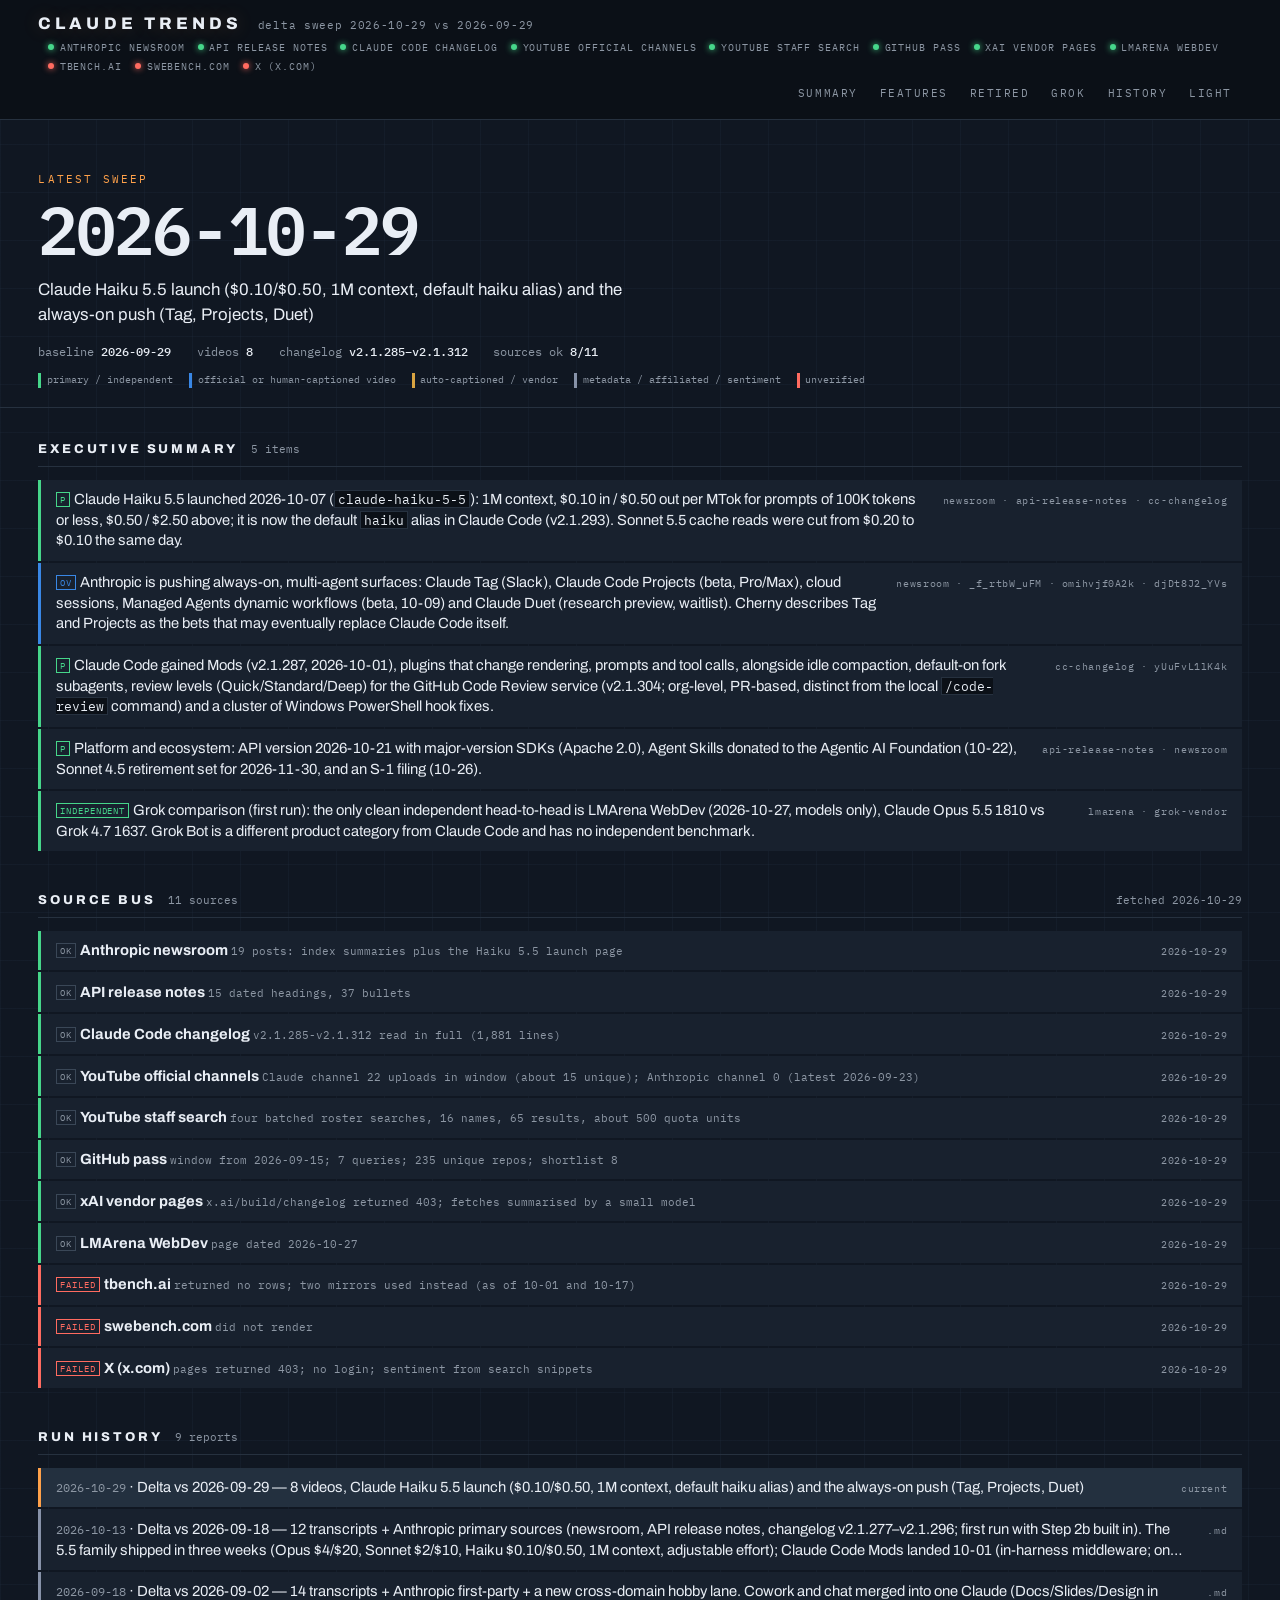
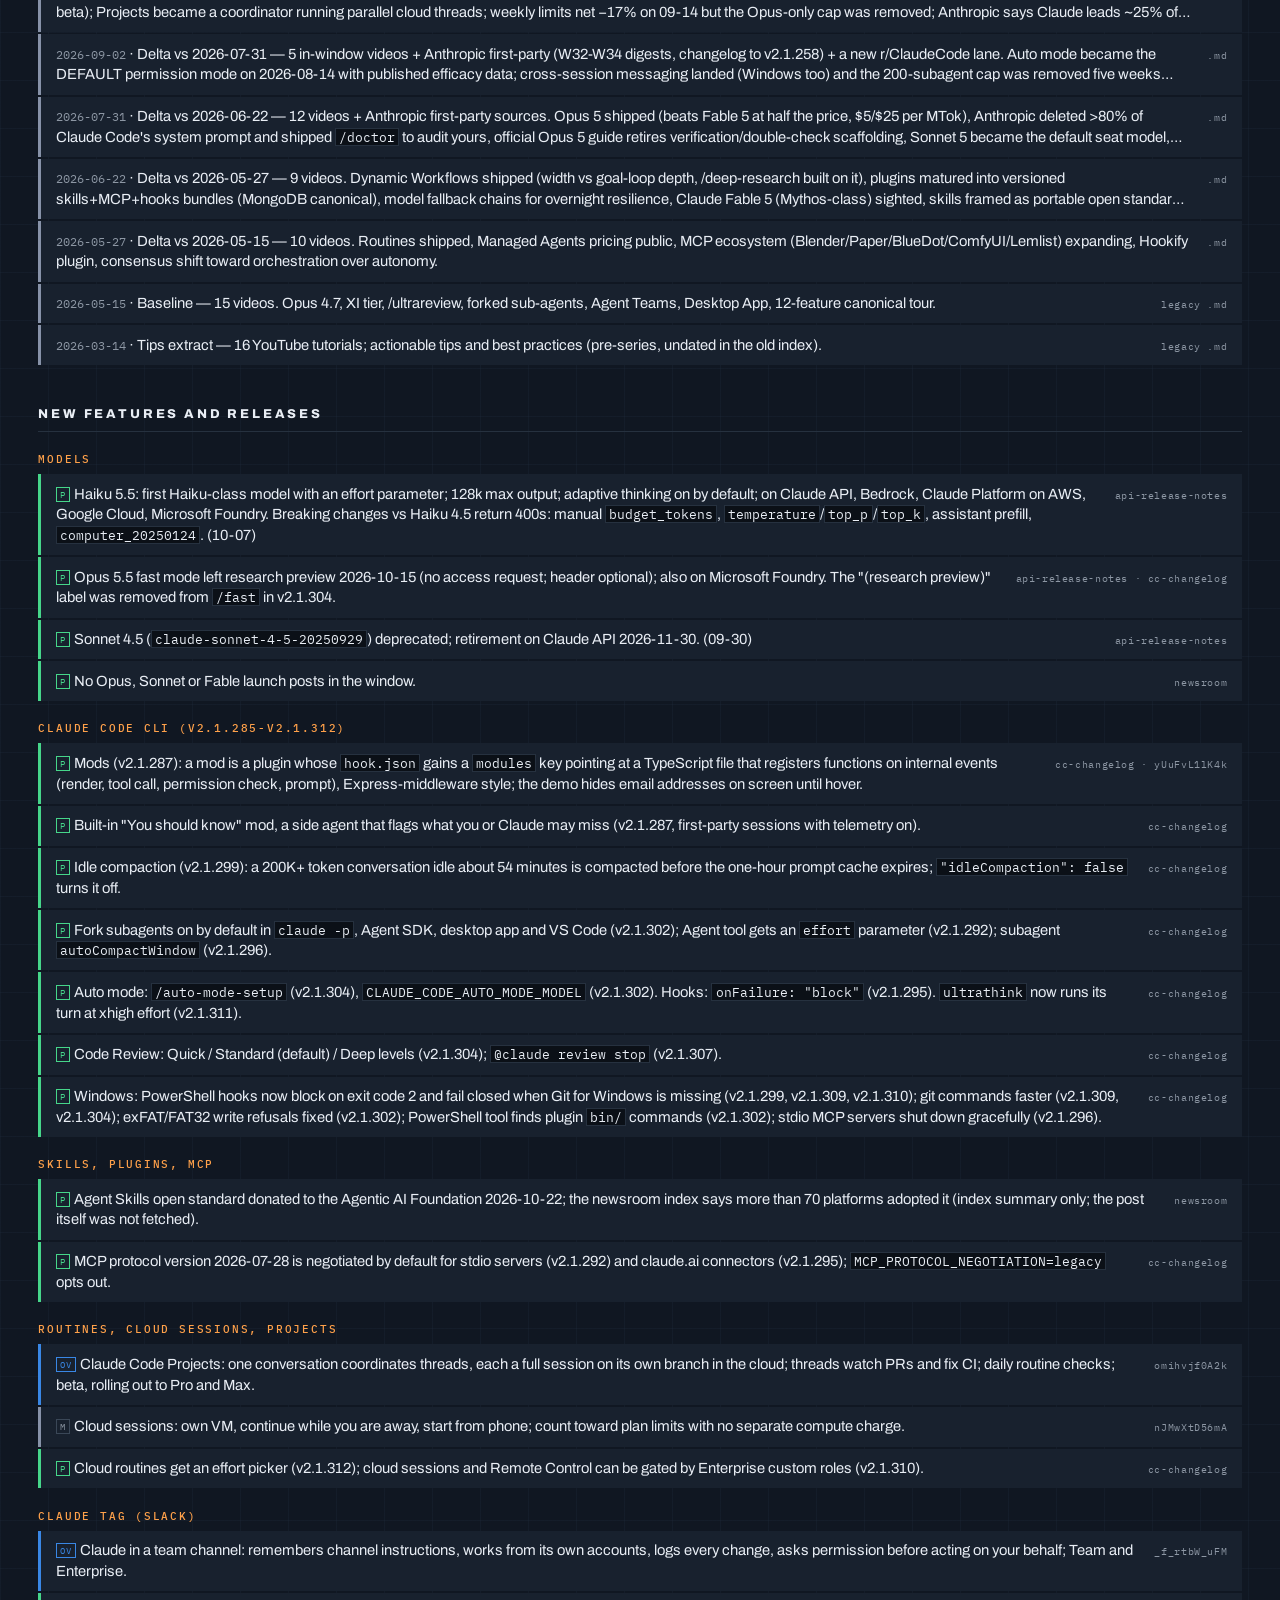
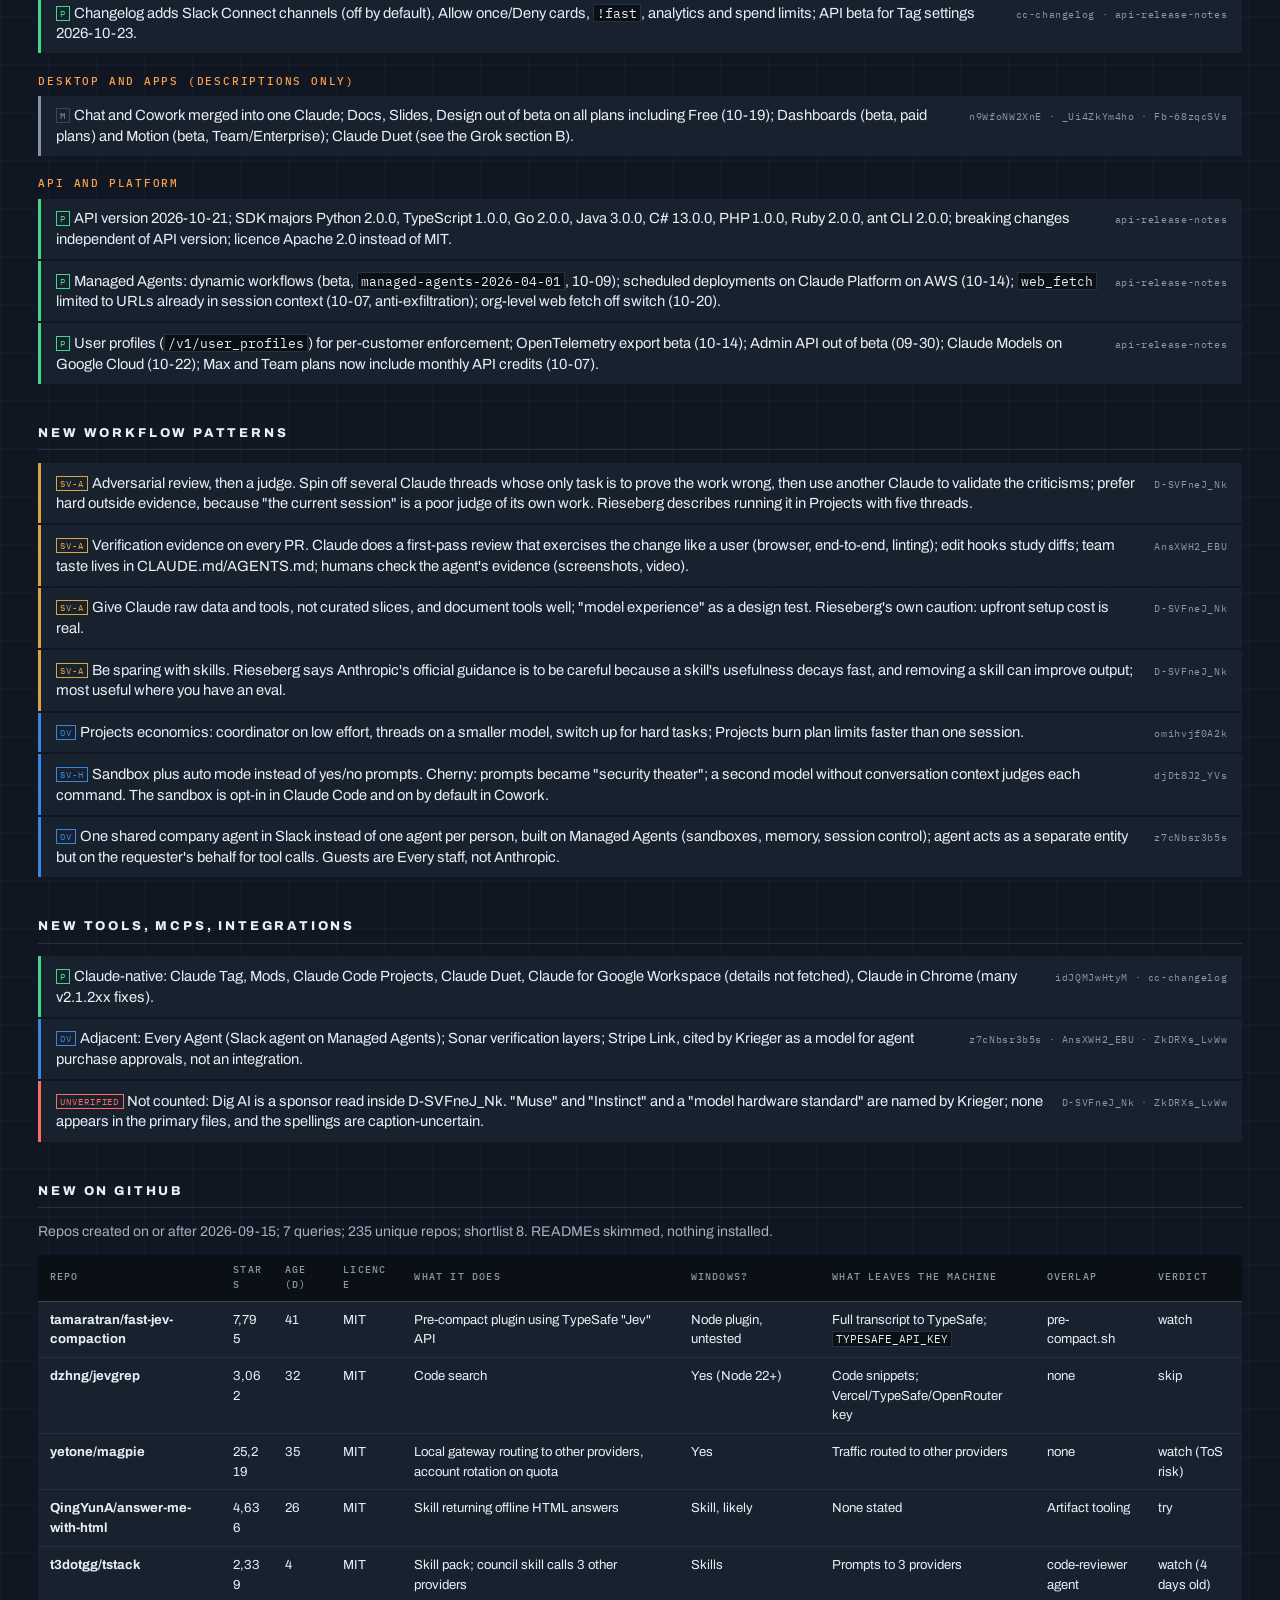
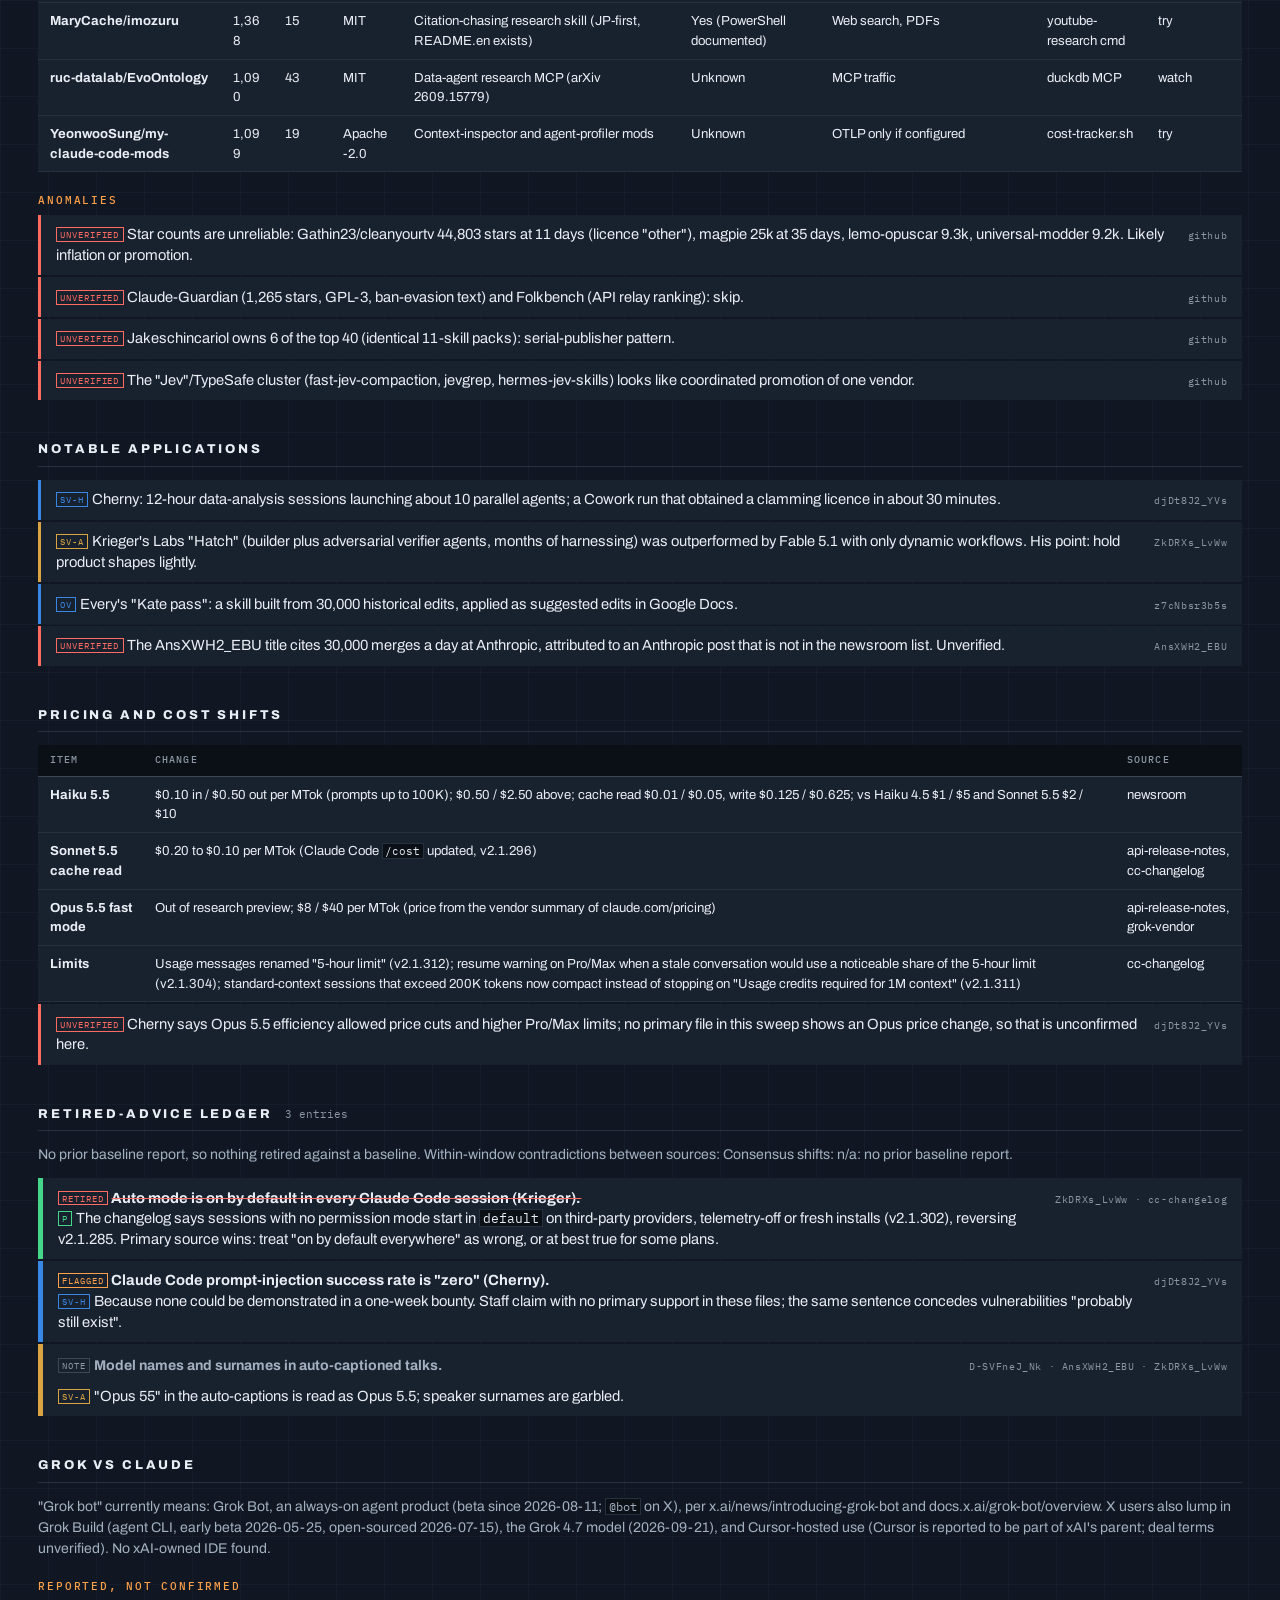
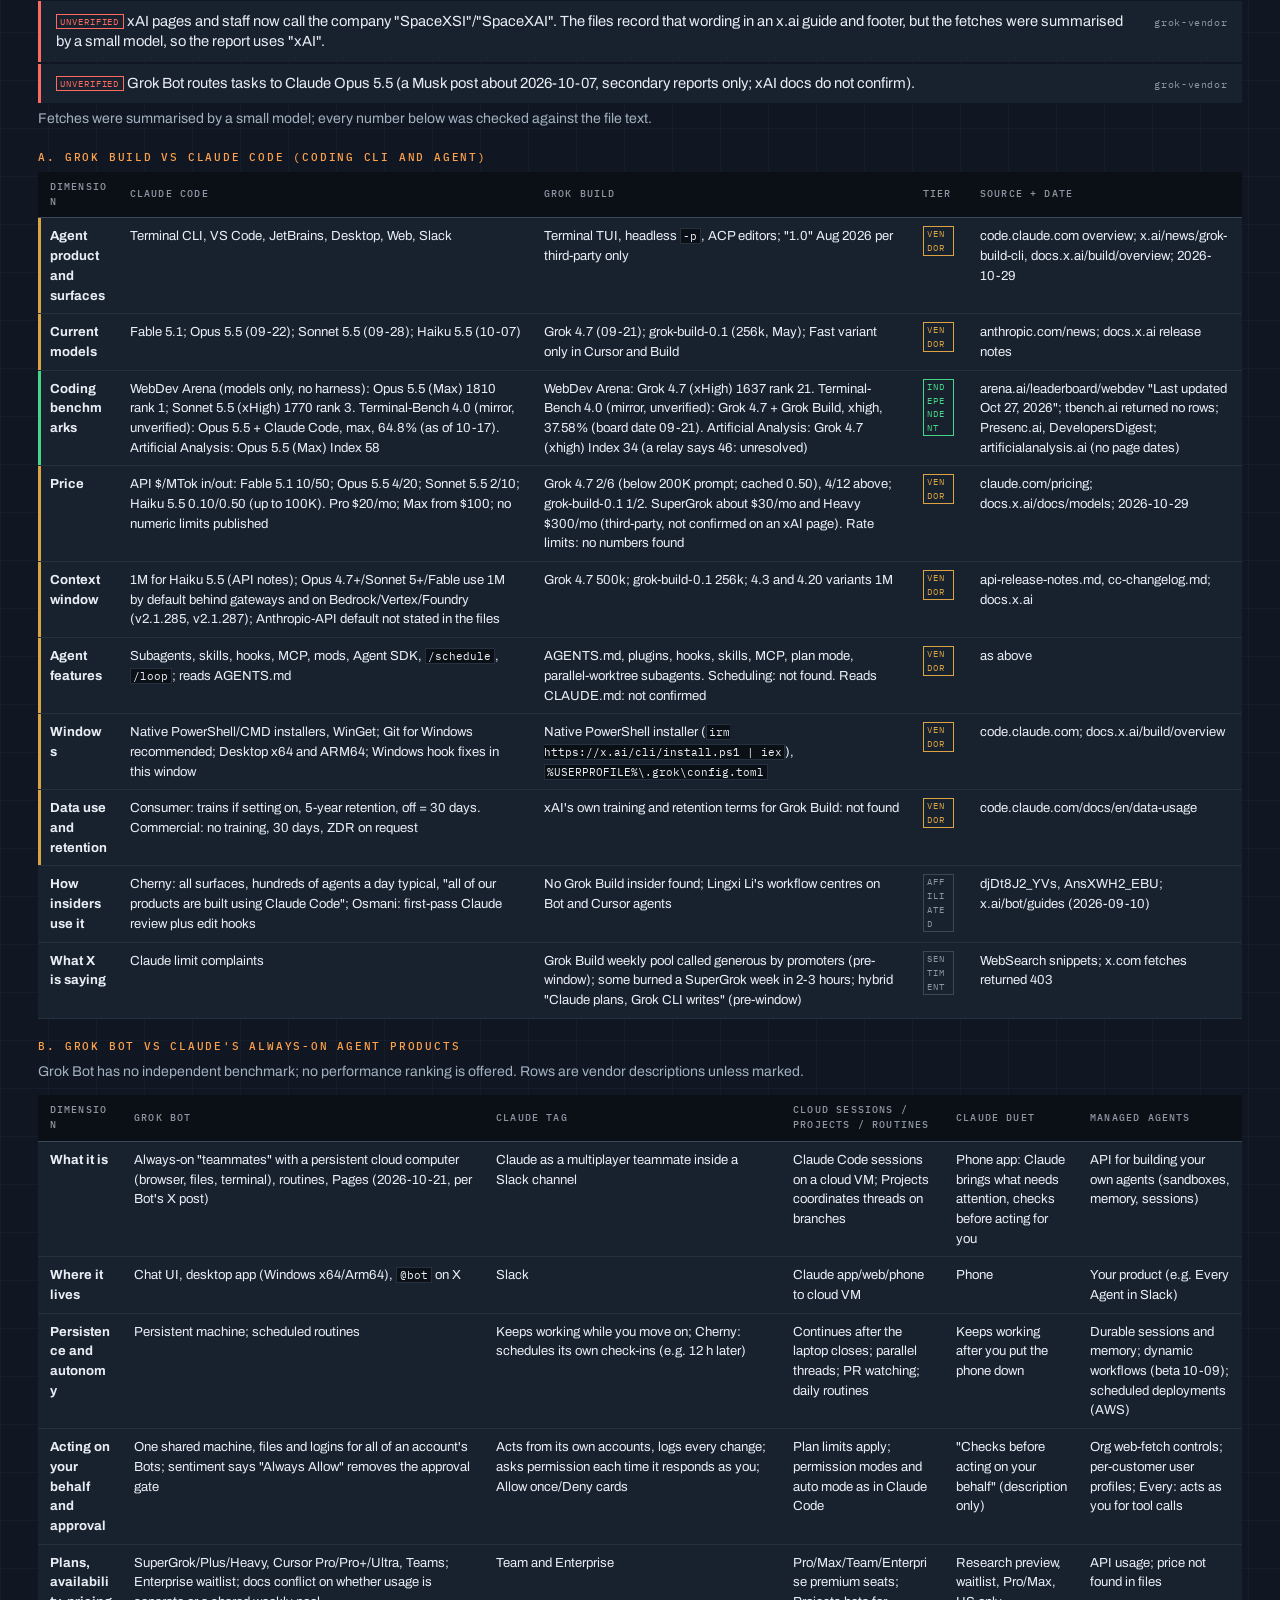
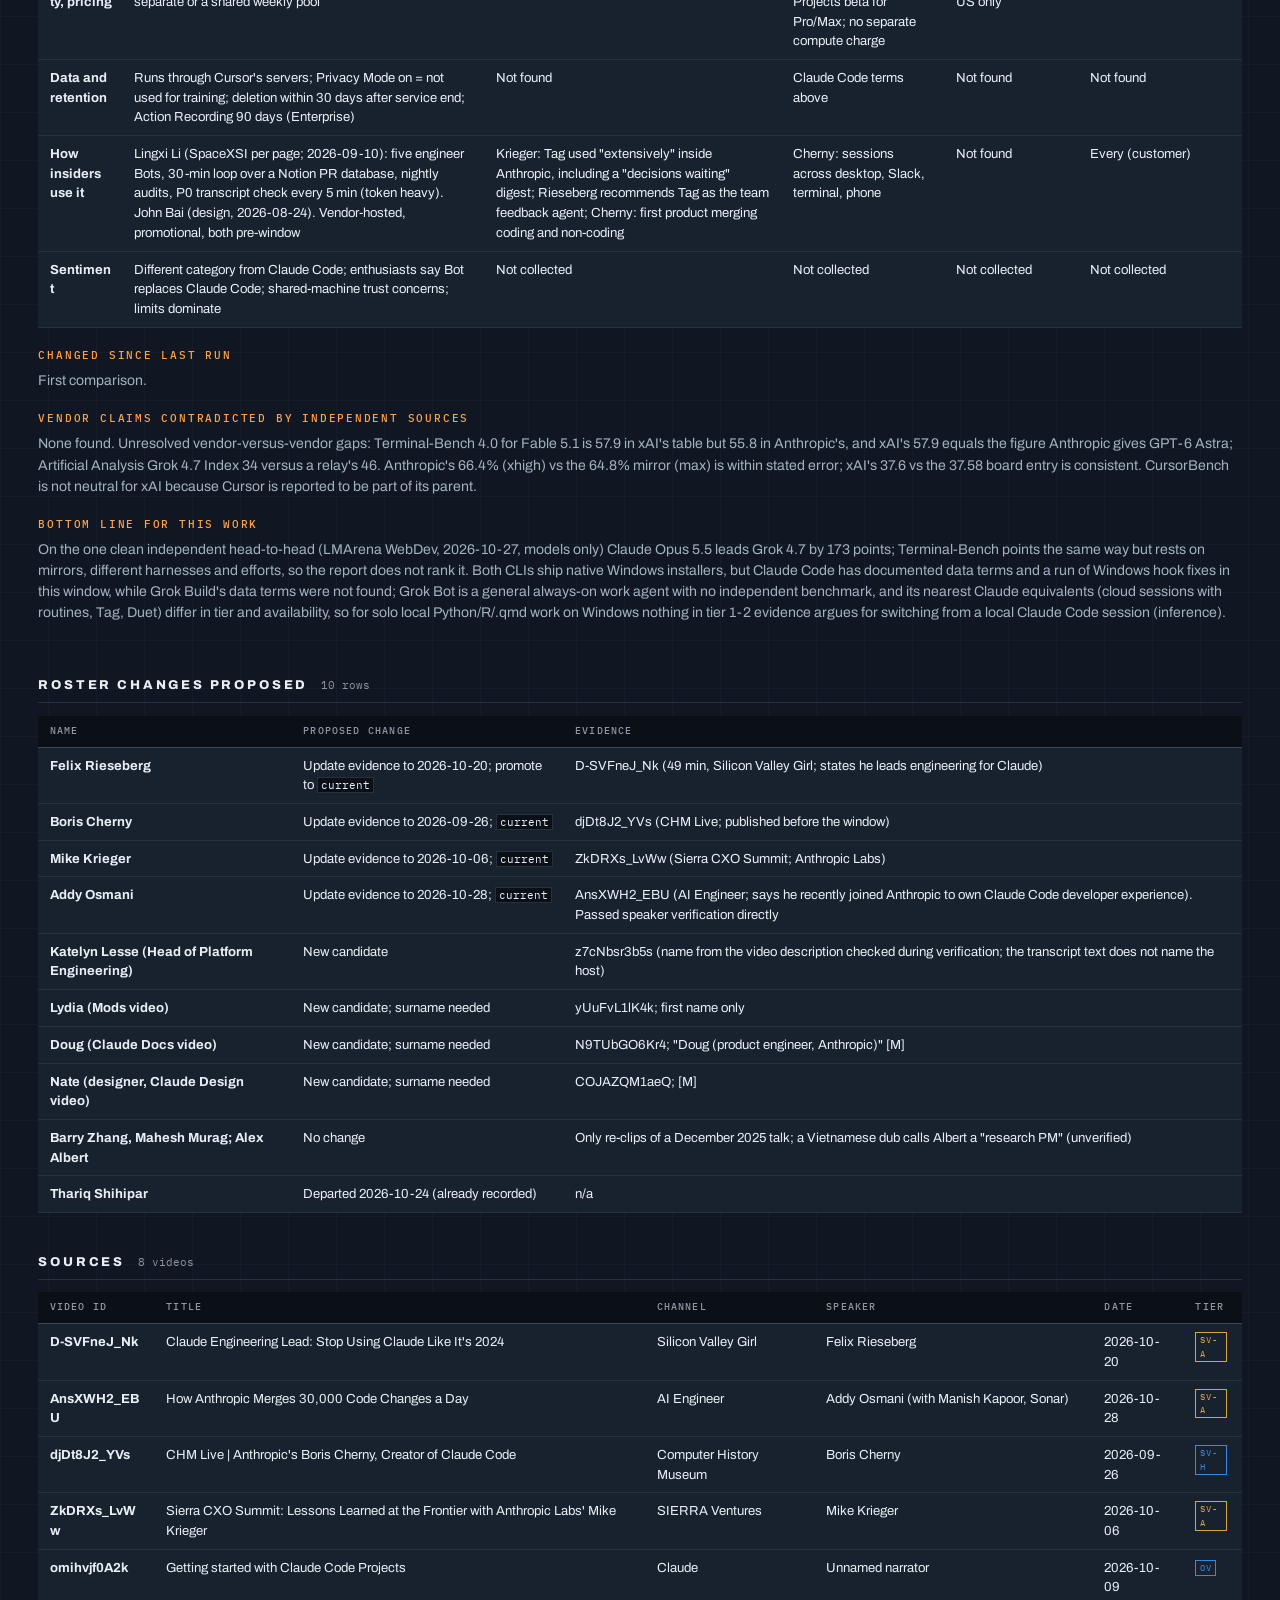
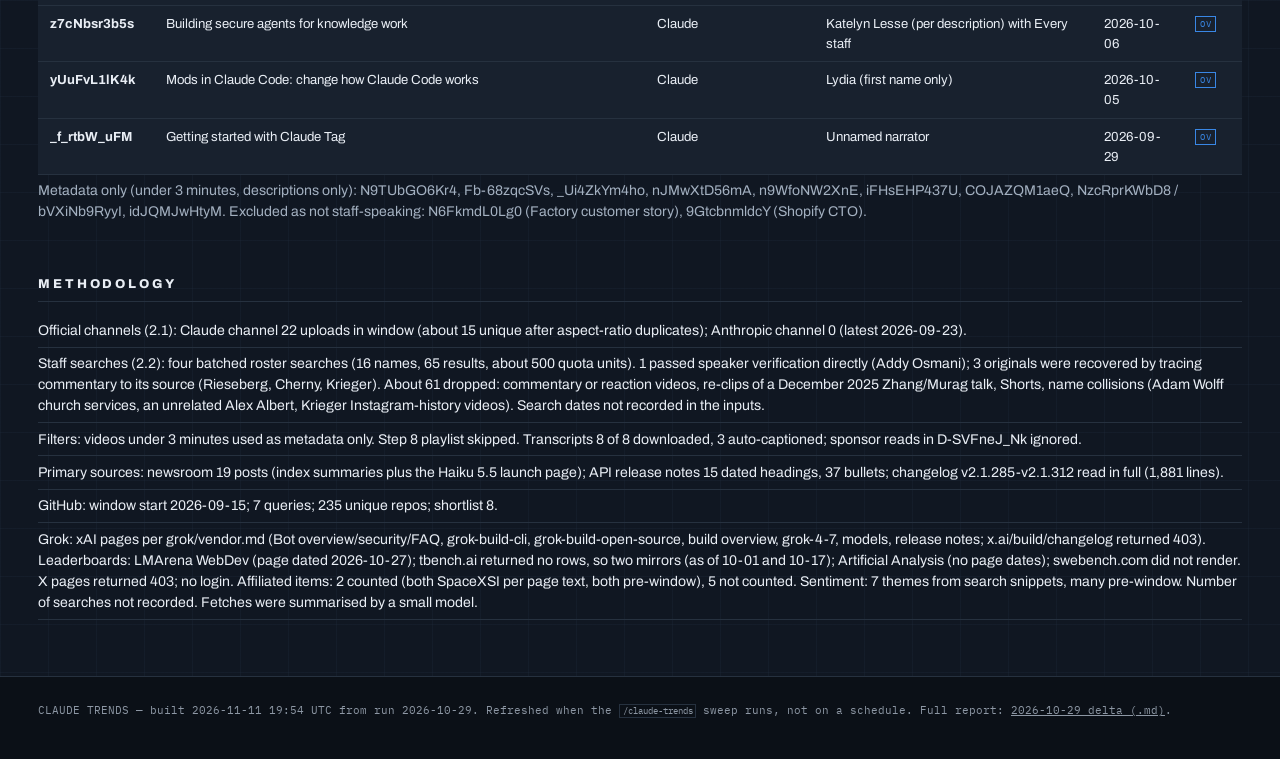
<file: docs/index.html>
<!doctype html>
<html lang="en" data-theme="dark">
<head>
<meta charset="utf-8">
<meta name="viewport" content="width=device-width, initial-scale=1">
<title>Claude Trends — TELEMETRx</title>
<meta name="description" content="What changed in how people use Claude, from Anthropic primary sources, official channels and staff talks, graded by evidence tier. Run 2026-10-29.">
<link rel="preconnect" href="https://fonts.googleapis.com">
<link rel="preconnect" href="https://fonts.gstatic.com" crossorigin>
<link href="https://fonts.googleapis.com/css2?family=Archivo:wght@400;500;700;800&family=IBM+Plex+Mono:wght@400;500&display=swap" rel="stylesheet">
<style>/* CLAUDE TRENDS — a strip rack for what changed in how Claude is used.
 *
 * Ported from HANGAR's design tokens and strip-rack styling (hangar/templates/styles.css).
 * The coloured left edge of a strip carries evidence tier, not decoration:
 *   green = Anthropic primary file or independent leaderboard
 *   blue  = official-channel or staff video with human captions
 *   gold  = auto-captioned staff talk or vendor claim
 *   grey  = metadata only, affiliated or sentiment
 *   red   = unverified
 * STATE colours (go / hold / sodium) mean something about status; they are never
 * reused as decoration.
 */

:root {
  color-scheme: dark;

  --ground: #101722;
  --rack: #0b1017;
  --strip: #18212e;
  --strip-hot: #23303f;
  --rule: #26313f;
  --rule-bright: #3a4757;

  --ink: #e9eef5;
  --ink-2: #a3b0c0;
  --ink-muted: #8d97a4;

  --sodium: #ffa14a;
  --go: #46d68a;
  --hold: #ff6b60;
  --hold-dim: #7d3129;

  --series-1: #3987e5;
  --t-optimus: #d9a441;
  --t-money: #8792a8;

  /* evidence tiers -> edge colour */
  --e-strong: var(--go);
  --e-video: var(--series-1);
  --e-soft: var(--t-optimus);
  --e-weak: var(--t-money);
  --e-bad: var(--hold);

  --display: "Archivo", "Helvetica Neue", Arial, sans-serif;
  --body: "Archivo", system-ui, -apple-system, "Segoe UI", sans-serif;
  --mono: "IBM Plex Mono", ui-monospace, SFMono-Regular, Menlo, Consolas, monospace;

  --grid: rgba(120, 160, 205, 0.045);
  --glow: rgba(255, 161, 74, 0.22);
  --gutter: clamp(1rem, 3vw, 2.5rem);
}

@media (prefers-color-scheme: light) {
  :root:not([data-theme="dark"]) {
    color-scheme: light;
    --ground: #eceef2; --rack: #e2e5ea; --strip: #ffffff; --strip-hot: #fff6ec;
    --rule: #ccd2db; --rule-bright: #a8b2c0;
    --ink: #131922; --ink-2: #48525f; --ink-muted: #636b77;
    --sodium: #b85c00; --go: #157a48; --hold: #c0392f; --hold-dim: #f3c9c5;
    --series-1: #2a78d6; --t-optimus: #9a6b00; --t-money: #5f6b80;
    --grid: rgba(20, 40, 70, 0.05); --glow: transparent;
  }
}

:root[data-theme="light"] {
  color-scheme: light;
  --ground: #eceef2; --rack: #e2e5ea; --strip: #ffffff; --strip-hot: #fff6ec;
  --rule: #ccd2db; --rule-bright: #a8b2c0;
  --ink: #131922; --ink-2: #48525f; --ink-muted: #636b77;
  --sodium: #b85c00; --go: #157a48; --hold: #c0392f; --hold-dim: #f3c9c5;
  --series-1: #2a78d6; --t-optimus: #9a6b00; --t-money: #5f6b80;
  --grid: rgba(20, 40, 70, 0.05); --glow: transparent;
}

* { box-sizing: border-box; }

html { overflow-x: hidden; }

body {
  margin: 0;
  background-color: var(--ground);
  background-image:
    linear-gradient(var(--grid) 1px, transparent 1px),
    linear-gradient(90deg, var(--grid) 1px, transparent 1px);
  background-size: 48px 48px;
  color: var(--ink);
  font-family: var(--body);
  font-size: 15px;
  line-height: 1.5;
  -webkit-font-smoothing: antialiased;
  overflow-wrap: anywhere;
}

a { color: inherit; }
code {
  font-family: var(--mono);
  font-size: 0.85em;
  background: var(--rack);
  border: 1px solid var(--rule);
  padding: 0 0.25em;
}

/* ---------- masthead ---------------------------------------------------- */

.bar {
  display: flex;
  flex-wrap: wrap;
  align-items: baseline;
  gap: 0.3rem 1rem;
  padding: 0.7rem var(--gutter);
  border-bottom: 1px solid var(--rule);
  background: var(--rack);
}

.bar h1 {
  margin: 0;
  font-family: var(--display);
  font-size: 1.05rem;
  font-weight: 800;
  letter-spacing: 0.24em;
  text-transform: uppercase;
  text-shadow: 0 0 18px var(--glow);
}

.bar .sub {
  font-family: var(--mono);
  font-size: 0.7rem;
  color: var(--ink-muted);
  letter-spacing: 0.06em;
}

.bar nav { margin-left: auto; display: flex; flex-wrap: wrap; gap: 0.15rem; }

.bar nav a {
  font-family: var(--mono);
  font-size: 0.68rem;
  letter-spacing: 0.14em;
  text-transform: uppercase;
  color: var(--ink-muted);
  text-decoration: none;
  padding: 0.3rem 0.55rem;
  border: 1px solid transparent;
}

.bar nav a:hover, .bar nav a:focus-visible, .bar nav a[aria-current] {
  color: var(--ink);
  border-color: var(--rule-bright);
}

/* ---------- source bus -------------------------------------------------- */

.bus { display: flex; flex-wrap: wrap; gap: 0.3rem 0.8rem; margin-left: 0.6rem; }

.bus span {
  font-family: var(--mono);
  font-size: 0.6rem;
  letter-spacing: 0.1em;
  text-transform: uppercase;
  color: var(--ink-muted);
  white-space: nowrap;
}

.dot {
  display: inline-block;
  width: 6px; height: 6px;
  border-radius: 50%;
  background: var(--go);
  margin-right: 0.35rem;
  vertical-align: 1px;
  box-shadow: 0 0 6px var(--go);
}
.dot.failed { background: var(--hold); box-shadow: 0 0 6px var(--hold); }
.dot.unchanged { background: var(--ink-muted); box-shadow: none; }

/* ---------- layout ------------------------------------------------------ */

main > section, .meta, footer > * {
  max-width: 1400px;
  margin-left: auto;
  margin-right: auto;
  padding-left: var(--gutter);
  padding-right: var(--gutter);
}

section { padding-top: 2rem; padding-bottom: 0.5rem; }

.head {
  display: flex;
  flex-wrap: wrap;
  align-items: baseline;
  gap: 0.2rem 0.8rem;
  border-bottom: 1px solid var(--rule);
  padding-bottom: 0.4rem;
  margin-bottom: 0.8rem;
}

.head h2 {
  margin: 0;
  font-family: var(--display);
  font-size: 0.8rem;
  font-weight: 800;
  letter-spacing: 0.22em;
  text-transform: uppercase;
}

.head .n, .head .stamp {
  font-family: var(--mono);
  font-size: 0.68rem;
  color: var(--ink-muted);
}
.head .stamp { margin-left: auto; }

h3 {
  margin: 1.2rem 0 0.4rem;
  font-family: var(--mono);
  font-size: 0.7rem;
  letter-spacing: 0.16em;
  text-transform: uppercase;
  color: var(--sodium);
  font-weight: 500;
}

.note { color: var(--ink-2); font-size: 0.88rem; margin: 0.3rem 0 0.8rem; }

/* ---------- run meta ---------------------------------------------------- */

.meta {
  padding-top: clamp(1.6rem, 5vw, 3.2rem);
  padding-bottom: 1.2rem;
  border-bottom: 1px solid var(--rule);
}

.meta .label {
  font-family: var(--mono);
  font-size: 0.68rem;
  letter-spacing: 0.2em;
  text-transform: uppercase;
  color: var(--sodium);
  margin-bottom: 0.5rem;
}

.meta .date {
  font-family: var(--mono);
  font-size: clamp(2rem, 8vw, 4.2rem);
  font-weight: 600;
  letter-spacing: -0.03em;
  line-height: 1;
  font-variant-numeric: tabular-nums;
}

.meta .headline { font-size: 1.05rem; margin: 0.9rem 0 0; max-width: 60ch; }

.facts {
  display: flex;
  flex-wrap: wrap;
  gap: 0.4rem 1.6rem;
  margin: 1rem 0 0;
  font-family: var(--mono);
  font-size: 0.72rem;
  color: var(--ink-muted);
}
.facts b { color: var(--ink); font-weight: 500; }

/* ---------- strips ------------------------------------------------------ */

.rack { display: flex; flex-direction: column; gap: 2px; }

.strip {
  display: grid;
  grid-template-columns: minmax(0, 1fr) auto;
  gap: 0.1rem 1rem;
  align-items: baseline;
  background: var(--strip);
  border-left: 3px solid var(--e-weak);
  padding: 0.6rem 0.9rem;
  color: inherit;
  text-decoration: none;
}

a.strip:hover, a.strip:focus-visible {
  background: var(--strip-hot);
  border-left-color: var(--sodium);
  outline: none;
}

.strip .what { font-size: 0.92rem; line-height: 1.4; }
.strip .who {
  font-family: var(--mono);
  font-size: 0.64rem;
  letter-spacing: 0.06em;
  color: var(--ink-muted);
  text-align: right;
  max-width: 22rem;
}
.strip .who i { font-style: normal; display: block; }
.strip.next { background: var(--strip-hot); border-left-color: var(--sodium); }

.t-P, .t-independent { border-left-color: var(--e-strong); }
.t-OV, .t-SV-h { border-left-color: var(--e-video); }
.t-SV-a, .t-vendor { border-left-color: var(--e-soft); }
.t-M, .t-affiliated, .t-sentiment { border-left-color: var(--e-weak); }
.t-unverified { border-left-color: var(--e-bad); }

.badge {
  display: inline-block;
  font-family: var(--mono);
  font-size: 0.58rem;
  letter-spacing: 0.1em;
  text-transform: uppercase;
  color: var(--ink-muted);
  border: 1px solid var(--rule-bright);
  padding: 0 0.35em;
  margin-right: 0.4em;
  vertical-align: 1px;
}
.badge.P, .badge.independent { color: var(--e-strong); border-color: var(--e-strong); }
.badge.OV, .badge.SV-h { color: var(--e-video); border-color: var(--e-video); }
.badge.SV-a, .badge.vendor { color: var(--e-soft); border-color: var(--e-soft); }
.badge.unverified, .badge.failed, .badge.retired { color: var(--e-bad); border-color: var(--e-bad); }
.badge.flagged { color: var(--sodium); border-color: var(--sodium); }
.badge.met { color: var(--go); border-color: var(--go); }
.badge.worse { color: var(--hold); border-color: var(--hold); }

.rail .strip .what {
  display: -webkit-box;
  -webkit-line-clamp: 2;
  -webkit-box-orient: vertical;
  overflow: hidden;
}
.rail .strip .when {
  font-family: var(--mono);
  font-size: 0.72rem;
  color: var(--ink-muted);
}

.legend {
  display: flex; flex-wrap: wrap; gap: 0.3rem 1rem;
  margin-top: 0.8rem;
  font-family: var(--mono); font-size: 0.62rem; color: var(--ink-muted);
}
.legend span { display: inline-flex; align-items: center; gap: 0.35rem; }
.legend i { display: inline-block; width: 3px; height: 0.9rem; background: var(--e-weak); }
.legend .t-P { background: var(--e-strong); }
.legend .t-OV { background: var(--e-video); }
.legend .t-SV-a { background: var(--e-soft); }
.legend .t-unverified { background: var(--e-bad); }

/* ---------- ledger ------------------------------------------------------ */

.ledger .strip { border-left-width: 5px; }
.ledger .claim { font-weight: 700; }
.ledger .claim.retired { text-decoration: line-through; text-decoration-color: var(--hold); }

/* ---------- tables, stacked on phones ----------------------------------- */

.tbl { width: 100%; border-collapse: collapse; font-size: 0.82rem; background: var(--strip); }
.tbl th {
  font-family: var(--mono); font-size: 0.62rem; letter-spacing: 0.12em;
  text-transform: uppercase; color: var(--ink-muted); text-align: left; font-weight: 500;
  padding: 0.5rem 0.7rem; border-bottom: 1px solid var(--rule-bright); background: var(--rack);
}
.tbl td { padding: 0.5rem 0.7rem; border-bottom: 1px solid var(--rule); vertical-align: top; }
.tbl td:first-child { font-weight: 700; }
.tbl td.num { font-family: var(--mono); font-variant-numeric: tabular-nums; text-align: right; }
.tbl tr.t-independent td:first-child, .tbl tr.t-vendor td:first-child { box-shadow: inset 3px 0 0 var(--e-weak); }
.tbl tr.t-independent td:first-child { box-shadow: inset 3px 0 0 var(--e-strong); }
.tbl tr.t-vendor td:first-child { box-shadow: inset 3px 0 0 var(--e-soft); }

.small { font-family: var(--mono); font-size: 0.7rem; color: var(--ink-muted); }

ul.plain { list-style: none; margin: 0; padding: 0; }
ul.plain li { padding: 0.35rem 0; border-bottom: 1px solid var(--rule); font-size: 0.88rem; }

.empty {
  border: 1px dashed var(--rule-bright);
  padding: 0.8rem 1rem;
  color: var(--ink-muted);
  font-size: 0.88rem;
  background: var(--strip);
}

footer { margin-top: 3rem; padding: 1.5rem 0 2.5rem; border-top: 1px solid var(--rule); background: var(--rack); }
footer > div { font-family: var(--mono); font-size: 0.68rem; color: var(--ink-muted); line-height: 1.7; }

/* ---------- phone ------------------------------------------------------- */

@media (max-width: 720px) {
  .bar nav { margin-left: 0; }
  .bus { display: none; }
  .strip { grid-template-columns: minmax(0, 1fr); }
  .strip .who { text-align: left; max-width: none; }

  .tbl, .tbl tbody, .tbl tr, .tbl td { display: block; width: 100%; }
  .tbl thead { position: absolute; left: -9999px; }
  .tbl tr { border-bottom: 3px solid var(--rule-bright); padding: 0.3rem 0; }
  .tbl td { border-bottom: 1px solid var(--rule); padding: 0.35rem 0.7rem; text-align: left !important; }
  .tbl td::before {
    content: attr(data-label);
    display: block;
    font-family: var(--mono); font-size: 0.58rem; letter-spacing: 0.12em;
    text-transform: uppercase; color: var(--ink-muted); font-weight: 400;
  }
}
</style>
<link rel="stylesheet" href="https://gcicc.github.io/suite/network.css">
<script src="https://gcicc.github.io/suite/network.js" data-section="claude-trends" data-built="2026-11-11 19:54 UTC" data-next="on demand (/claude-trends)" defer></script>
</head>
<body>
<noscript><p style="margin:0;padding:.5rem 1rem"><a href="https://gcicc.github.io/suite/">TELEMETRx — all sections</a></p></noscript>
<header class="bar">
  <h1>Claude Trends</h1>
  <span class="sub">delta sweep 2026-10-29 vs 2026-09-29</span>

  <div class="bus" aria-label="Source status"><span class="ok"><i class="dot ok"></i>Anthropic newsroom</span><span class="ok"><i class="dot ok"></i>API release notes</span><span class="ok"><i class="dot ok"></i>Claude Code changelog</span><span class="ok"><i class="dot ok"></i>YouTube official channels</span><span class="ok"><i class="dot ok"></i>YouTube staff search</span><span class="ok"><i class="dot ok"></i>GitHub pass</span><span class="ok"><i class="dot ok"></i>xAI vendor pages</span><span class="ok"><i class="dot ok"></i>LMArena WebDev</span><span class="failed"><i class="dot failed"></i>tbench.ai</span><span class="failed"><i class="dot failed"></i>swebench.com</span><span class="failed"><i class="dot failed"></i>X (x.com)</span></div>

  <nav>

    <a href="#summary">Summary</a>
    <a href="#features">Features</a>
    <a href="#retired">Retired</a>
    <a href="#grok">Grok</a>
    <a href="#history">History</a>

    <a href="#" id="theme" role="button">Light</a>
  </nav>
</header>
<main>


<div class="meta">
  <div class="label">Latest sweep</div>
  <div class="date">2026-10-29</div>
  <p class="headline">Claude Haiku 5.5 launch ($0.10/$0.50, 1M context, default haiku alias) and the always-on push (Tag, Projects, Duet)</p>
  <div class="facts">
    <span>baseline <b>2026-09-29</b></span>
    <span>videos <b>8</b></span>
    <span>changelog <b>v2.1.285–v2.1.312</b></span>
    <span>sources ok <b>8/11</b></span>
  </div>
  <div class="legend" aria-label="Evidence tiers">
    <span><i class="t-P"></i>primary / independent</span>
    <span><i class="t-OV"></i>official or human-captioned video</span>
    <span><i class="t-SV-a"></i>auto-captioned / vendor</span>
    <span><i></i>metadata / affiliated / sentiment</span>
    <span><i class="t-unverified"></i>unverified</span>
  </div>
</div>

<section id="summary">
  
<div class="head"><h2>Executive summary</h2><span class="n">5 items</span></div>

  <div class="rack">
<div class="strip t-P">
  <div class="what"><span class="badge P" title="Anthropic primary file (newsroom, API release notes, Claude Code changelog)">P</span>Claude Haiku 5.5 launched 2026-10-07 (<code>claude-haiku-5-5</code>): 1M context, $0.10 in / $0.50 out per MTok for prompts of 100K tokens or less, $0.50 / $2.50 above; it is now the default <code>haiku</code> alias in Claude Code (v2.1.293). Sonnet 5.5 cache reads were cut from $0.20 to $0.10 the same day.</div>
  <div class="who">newsroom · api-release-notes · cc-changelog</div>
</div>

<div class="strip t-OV">
  <div class="what"><span class="badge OV" title="Official-channel video, human captions">OV</span>Anthropic is pushing always-on, multi-agent surfaces: Claude Tag (Slack), Claude Code Projects (beta, Pro/Max), cloud sessions, Managed Agents dynamic workflows (beta, 10-09) and Claude Duet (research preview, waitlist). Cherny describes Tag and Projects as the bets that may eventually replace Claude Code itself.</div>
  <div class="who">newsroom · _f_rtbW_uFM · omihvjf0A2k · djDt8J2_YVs</div>
</div>

<div class="strip t-P">
  <div class="what"><span class="badge P" title="Anthropic primary file (newsroom, API release notes, Claude Code changelog)">P</span>Claude Code gained Mods (v2.1.287, 2026-10-01), plugins that change rendering, prompts and tool calls, alongside idle compaction, default-on fork subagents, review levels (Quick/Standard/Deep) for the GitHub Code Review service (v2.1.304; org-level, PR-based, distinct from the local <code>/code-review</code> command) and a cluster of Windows PowerShell hook fixes.</div>
  <div class="who">cc-changelog · yUuFvL1lK4k</div>
</div>

<div class="strip t-P">
  <div class="what"><span class="badge P" title="Anthropic primary file (newsroom, API release notes, Claude Code changelog)">P</span>Platform and ecosystem: API version 2026-10-21 with major-version SDKs (Apache 2.0), Agent Skills donated to the Agentic AI Foundation (10-22), Sonnet 4.5 retirement set for 2026-11-30, and an S-1 filing (10-26).</div>
  <div class="who">api-release-notes · newsroom</div>
</div>

<div class="strip t-independent">
  <div class="what"><span class="badge independent" title="Grok comparison: independent leaderboard; the only tier that may decide a head-to-head">independent</span>Grok comparison (first run): the only clean independent head-to-head is LMArena WebDev (2026-10-27, models only), Claude Opus 5.5 1810 vs Grok 4.7 1637. Grok Bot is a different product category from Claude Code and has no independent benchmark.</div>
  <div class="who">lmarena · grok-vendor</div>
</div>
</div>
</section>

<section id="sources-bus">
  
<div class="head"><h2>Source bus</h2><span class="n">11 sources</span><span class="stamp">fetched 2026-10-29</span></div>

  <div class="rack">
  
    <div class="strip t-P">
      <div class="what"><span class="badge ok">ok</span><b>Anthropic newsroom</b> <span class="small">19 posts: index summaries plus the Haiku 5.5 launch page</span></div>
      <div class="who">2026-10-29</div>
    </div>
  
    <div class="strip t-P">
      <div class="what"><span class="badge ok">ok</span><b>API release notes</b> <span class="small">15 dated headings, 37 bullets</span></div>
      <div class="who">2026-10-29</div>
    </div>
  
    <div class="strip t-P">
      <div class="what"><span class="badge ok">ok</span><b>Claude Code changelog</b> <span class="small">v2.1.285-v2.1.312 read in full (1,881 lines)</span></div>
      <div class="who">2026-10-29</div>
    </div>
  
    <div class="strip t-P">
      <div class="what"><span class="badge ok">ok</span><b>YouTube official channels</b> <span class="small">Claude channel 22 uploads in window (about 15 unique); Anthropic channel 0 (latest 2026-09-23)</span></div>
      <div class="who">2026-10-29</div>
    </div>
  
    <div class="strip t-P">
      <div class="what"><span class="badge ok">ok</span><b>YouTube staff search</b> <span class="small">four batched roster searches, 16 names, 65 results, about 500 quota units</span></div>
      <div class="who">2026-10-29</div>
    </div>
  
    <div class="strip t-P">
      <div class="what"><span class="badge ok">ok</span><b>GitHub pass</b> <span class="small">window from 2026-09-15; 7 queries; 235 unique repos; shortlist 8</span></div>
      <div class="who">2026-10-29</div>
    </div>
  
    <div class="strip t-P">
      <div class="what"><span class="badge ok">ok</span><b>xAI vendor pages</b> <span class="small">x.ai/build/changelog returned 403; fetches summarised by a small model</span></div>
      <div class="who">2026-10-29</div>
    </div>
  
    <div class="strip t-P">
      <div class="what"><span class="badge ok">ok</span><b>LMArena WebDev</b> <span class="small">page dated 2026-10-27</span></div>
      <div class="who">2026-10-29</div>
    </div>
  
    <div class="strip t-unverified">
      <div class="what"><span class="badge failed">failed</span><b>tbench.ai</b> <span class="small">returned no rows; two mirrors used instead (as of 10-01 and 10-17)</span></div>
      <div class="who">2026-10-29</div>
    </div>
  
    <div class="strip t-unverified">
      <div class="what"><span class="badge failed">failed</span><b>swebench.com</b> <span class="small">did not render</span></div>
      <div class="who">2026-10-29</div>
    </div>
  
    <div class="strip t-unverified">
      <div class="what"><span class="badge failed">failed</span><b>X (x.com)</b> <span class="small">pages returned 403; no login; sentiment from search snippets</span></div>
      <div class="who">2026-10-29</div>
    </div>
  
  </div>
</section>

<section id="history" class="rail">
  
<div class="head"><h2>Run history</h2><span class="n">9 reports</span></div>

  <div class="rack">
  
    <a class="strip next" href="https://github.com/gcicc/claude-trends/blob/main/reports/claude-trends-2026-10-29-delta.md">
      <div class="what"><span class="when">2026-10-29</span> · Delta vs 2026-09-29 — 8 videos, Claude Haiku 5.5 launch ($0.10/$0.50, 1M context, default haiku alias) and the always-on push (Tag, Projects, Duet)</div>
      <div class="who">current</div>
    </a>
  
    <a class="strip " href="https://github.com/gcicc/claude-trends/blob/main/reports/claude-trends-2026-10-13-delta.md">
      <div class="what"><span class="when">2026-10-13</span> · Delta vs 2026-09-18 — 12 transcripts + Anthropic primary sources (newsroom, API release notes, changelog v2.1.277–v2.1.296; first run with Step 2b built in). The 5.5 family shipped in three weeks (Opus $4/$20, Sonnet $2/$10, Haiku $0.10/$0.50, 1M context, adjustable effort); Claude Code Mods landed 10-01 (in-harness middleware; on unmanaged machines a mod can override deny rules); auto mode now default everywhere; Anthropic&#39;s <code>/doctor prompt-audit</code> codifies &#34;strip config for newer models&#34;; Max/Team plans now include monthly API credits.</div>
      <div class="who">.md</div>
    </a>
  
    <a class="strip " href="https://github.com/gcicc/claude-trends/blob/main/reports/claude-trends-2026-09-18-delta.md">
      <div class="what"><span class="when">2026-09-18</span> · Delta vs 2026-09-02 — 14 transcripts + Anthropic first-party + a new cross-domain hobby lane. Cowork and chat merged into one Claude (Docs/Slides/Design in beta); Projects became a coordinator running parallel cloud threads; weekly limits net −17% on 09-14 but the Opus-only cap was removed; Anthropic says Claude leads ~25% of its own R&amp;D. Hobby use led by Home Assistant, tabletop RPG, retro gaming, and hardware-over-USB builds.</div>
      <div class="who">.md</div>
    </a>
  
    <a class="strip " href="https://github.com/gcicc/claude-trends/blob/main/reports/claude-trends-2026-09-02-delta.md">
      <div class="what"><span class="when">2026-09-02</span> · Delta vs 2026-07-31 — 5 in-window videos + Anthropic first-party (W32-W34 digests, changelog to v2.1.258) + a new r/ClaudeCode lane. Auto mode became the DEFAULT permission mode on 2026-08-14 with published efficacy data; cross-session messaging landed (Windows too) and the 200-subagent cap was removed five weeks after it shipped; Claude Fable 5.1 released; <code>CLAUDE_CODE_SUBAGENT_MODEL</code> silently became a default rather than an override; Ultraplan and the todo tools were retired. **Transcript coverage was degraded — YouTube IP-blocked after 16 downloads; see Methodology.**</div>
      <div class="who">.md</div>
    </a>
  
    <a class="strip " href="https://github.com/gcicc/claude-trends/blob/main/reports/claude-trends-2026-07-31-delta.md">
      <div class="what"><span class="when">2026-07-31</span> · Delta vs 2026-06-22 — 12 videos + Anthropic first-party sources. Opus 5 shipped (beats Fable 5 at half the price, $5/$25 per MTok), Anthropic deleted &gt;80% of Claude Code&#39;s system prompt and shipped <code>/doctor</code> to audit yours, official Opus 5 guide retires verification/double-check scaffolding, Sonnet 5 became the default seat model, plugins proved portable to GitHub Copilot CLI. **First contradictions in the series** — see the live conflict on verification subagents.</div>
      <div class="who">.md</div>
    </a>
  
    <a class="strip " href="https://github.com/gcicc/claude-trends/blob/main/reports/claude-trends-2026-06-22-delta.md">
      <div class="what"><span class="when">2026-06-22</span> · Delta vs 2026-05-27 — 9 videos. Dynamic Workflows shipped (width vs goal-loop depth, /deep-research built on it), plugins matured into versioned skills+MCP+hooks bundles (MongoDB canonical), model fallback chains for overnight resilience, Claude Fable 5 (Mythos-class) sighted, skills framed as portable open standard enabling non-engineers.</div>
      <div class="who">.md</div>
    </a>
  
    <a class="strip " href="https://github.com/gcicc/claude-trends/blob/main/reports/claude-trends-2026-05-27-delta.md">
      <div class="what"><span class="when">2026-05-27</span> · Delta vs 2026-05-15 — 10 videos. Routines shipped, Managed Agents pricing public, MCP ecosystem (Blender/Paper/BlueDot/ComfyUI/Lemlist) expanding, Hookify plugin, consensus shift toward orchestration over autonomy.</div>
      <div class="who">.md</div>
    </a>
  
    <a class="strip " href="https://github.com/gcicc/claude-trends/blob/main/reports/legacy/claude-code-2026-features-youtube-research.md">
      <div class="what"><span class="when">2026-05-15</span> · Baseline — 15 videos. Opus 4.7, XI tier, /ultrareview, forked sub-agents, Agent Teams, Desktop App, 12-feature canonical tour.</div>
      <div class="who">legacy .md</div>
    </a>
  
    <a class="strip " href="https://github.com/gcicc/claude-trends/blob/main/reports/legacy/claude-code-tips.md">
      <div class="what"><span class="when">2026-03-14</span> · Tips extract — 16 YouTube tutorials; actionable tips and best practices (pre-series, undated in the old index).</div>
      <div class="who">legacy .md</div>
    </a>
  
  </div>
</section>

<section id="features">
  
<div class="head"><h2>New features and releases</h2></div>

  
  <h3>Models</h3>
  <div class="rack">
<div class="strip t-P">
  <div class="what"><span class="badge P" title="Anthropic primary file (newsroom, API release notes, Claude Code changelog)">P</span>Haiku 5.5: first Haiku-class model with an effort parameter; 128k max output; adaptive thinking on by default; on Claude API, Bedrock, Claude Platform on AWS, Google Cloud, Microsoft Foundry. Breaking changes vs Haiku 4.5 return 400s: manual <code>budget_tokens</code>, <code>temperature</code>/<code>top_p</code>/<code>top_k</code>, assistant prefill, <code>computer_20250124</code>. (10-07)</div>
  <div class="who">api-release-notes</div>
</div>

<div class="strip t-P">
  <div class="what"><span class="badge P" title="Anthropic primary file (newsroom, API release notes, Claude Code changelog)">P</span>Opus 5.5 fast mode left research preview 2026-10-15 (no access request; header optional); also on Microsoft Foundry. The &#34;(research preview)&#34; label was removed from <code>/fast</code> in v2.1.304.</div>
  <div class="who">api-release-notes · cc-changelog</div>
</div>

<div class="strip t-P">
  <div class="what"><span class="badge P" title="Anthropic primary file (newsroom, API release notes, Claude Code changelog)">P</span>Sonnet 4.5 (<code>claude-sonnet-4-5-20250929</code>) deprecated; retirement on Claude API 2026-11-30. (09-30)</div>
  <div class="who">api-release-notes</div>
</div>

<div class="strip t-P">
  <div class="what"><span class="badge P" title="Anthropic primary file (newsroom, API release notes, Claude Code changelog)">P</span>No Opus, Sonnet or Fable launch posts in the window.</div>
  <div class="who">newsroom</div>
</div>
</div>
  
  <h3>Claude Code CLI (v2.1.285-v2.1.312)</h3>
  <div class="rack">
<div class="strip t-P">
  <div class="what"><span class="badge P" title="Anthropic primary file (newsroom, API release notes, Claude Code changelog)">P</span>Mods (v2.1.287): a mod is a plugin whose <code>hook.json</code> gains a <code>modules</code> key pointing at a TypeScript file that registers functions on internal events (render, tool call, permission check, prompt), Express-middleware style; the demo hides email addresses on screen until hover.</div>
  <div class="who">cc-changelog · yUuFvL1lK4k</div>
</div>

<div class="strip t-P">
  <div class="what"><span class="badge P" title="Anthropic primary file (newsroom, API release notes, Claude Code changelog)">P</span>Built-in &#34;You should know&#34; mod, a side agent that flags what you or Claude may miss (v2.1.287, first-party sessions with telemetry on).</div>
  <div class="who">cc-changelog</div>
</div>

<div class="strip t-P">
  <div class="what"><span class="badge P" title="Anthropic primary file (newsroom, API release notes, Claude Code changelog)">P</span>Idle compaction (v2.1.299): a 200K+ token conversation idle about 54 minutes is compacted before the one-hour prompt cache expires; <code>&#34;idleCompaction&#34;: false</code> turns it off.</div>
  <div class="who">cc-changelog</div>
</div>

<div class="strip t-P">
  <div class="what"><span class="badge P" title="Anthropic primary file (newsroom, API release notes, Claude Code changelog)">P</span>Fork subagents on by default in <code>claude -p</code>, Agent SDK, desktop app and VS Code (v2.1.302); Agent tool gets an <code>effort</code> parameter (v2.1.292); subagent <code>autoCompactWindow</code> (v2.1.296).</div>
  <div class="who">cc-changelog</div>
</div>

<div class="strip t-P">
  <div class="what"><span class="badge P" title="Anthropic primary file (newsroom, API release notes, Claude Code changelog)">P</span>Auto mode: <code>/auto-mode-setup</code> (v2.1.304), <code>CLAUDE_CODE_AUTO_MODE_MODEL</code> (v2.1.302). Hooks: <code>onFailure: &#34;block&#34;</code> (v2.1.295). <code>ultrathink</code> now runs its turn at xhigh effort (v2.1.311).</div>
  <div class="who">cc-changelog</div>
</div>

<div class="strip t-P">
  <div class="what"><span class="badge P" title="Anthropic primary file (newsroom, API release notes, Claude Code changelog)">P</span>Code Review: Quick / Standard (default) / Deep levels (v2.1.304); <code>@claude review stop</code> (v2.1.307).</div>
  <div class="who">cc-changelog</div>
</div>

<div class="strip t-P">
  <div class="what"><span class="badge P" title="Anthropic primary file (newsroom, API release notes, Claude Code changelog)">P</span>Windows: PowerShell hooks now block on exit code 2 and fail closed when Git for Windows is missing (v2.1.299, v2.1.309, v2.1.310); git commands faster (v2.1.309, v2.1.304); exFAT/FAT32 write refusals fixed (v2.1.302); PowerShell tool finds plugin <code>bin/</code> commands (v2.1.302); stdio MCP servers shut down gracefully (v2.1.296).</div>
  <div class="who">cc-changelog</div>
</div>
</div>
  
  <h3>Skills, plugins, MCP</h3>
  <div class="rack">
<div class="strip t-P">
  <div class="what"><span class="badge P" title="Anthropic primary file (newsroom, API release notes, Claude Code changelog)">P</span>Agent Skills open standard donated to the Agentic AI Foundation 2026-10-22; the newsroom index says more than 70 platforms adopted it (index summary only; the post itself was not fetched).</div>
  <div class="who">newsroom</div>
</div>

<div class="strip t-P">
  <div class="what"><span class="badge P" title="Anthropic primary file (newsroom, API release notes, Claude Code changelog)">P</span>MCP protocol version 2026-07-28 is negotiated by default for stdio servers (v2.1.292) and claude.ai connectors (v2.1.295); <code>MCP_PROTOCOL_NEGOTIATION=legacy</code> opts out.</div>
  <div class="who">cc-changelog</div>
</div>
</div>
  
  <h3>Routines, cloud sessions, Projects</h3>
  <div class="rack">
<div class="strip t-OV">
  <div class="what"><span class="badge OV" title="Official-channel video, human captions">OV</span>Claude Code Projects: one conversation coordinates threads, each a full session on its own branch in the cloud; threads watch PRs and fix CI; daily routine checks; beta, rolling out to Pro and Max.</div>
  <div class="who">omihvjf0A2k</div>
</div>

<div class="strip t-M">
  <div class="what"><span class="badge M" title="Description-only metadata for a short upload">M</span>Cloud sessions: own VM, continue while you are away, start from phone; count toward plan limits with no separate compute charge.</div>
  <div class="who">nJMwXtD56mA</div>
</div>

<div class="strip t-P">
  <div class="what"><span class="badge P" title="Anthropic primary file (newsroom, API release notes, Claude Code changelog)">P</span>Cloud routines get an effort picker (v2.1.312); cloud sessions and Remote Control can be gated by Enterprise custom roles (v2.1.310).</div>
  <div class="who">cc-changelog</div>
</div>
</div>
  
  <h3>Claude Tag (Slack)</h3>
  <div class="rack">
<div class="strip t-OV">
  <div class="what"><span class="badge OV" title="Official-channel video, human captions">OV</span>Claude in a team channel: remembers channel instructions, works from its own accounts, logs every change, asks permission before acting on your behalf; Team and Enterprise.</div>
  <div class="who">_f_rtbW_uFM</div>
</div>

<div class="strip t-P">
  <div class="what"><span class="badge P" title="Anthropic primary file (newsroom, API release notes, Claude Code changelog)">P</span>Changelog adds Slack Connect channels (off by default), Allow once/Deny cards, <code>!fast</code>, analytics and spend limits; API beta for Tag settings 2026-10-23.</div>
  <div class="who">cc-changelog · api-release-notes</div>
</div>
</div>
  
  <h3>Desktop and apps (descriptions only)</h3>
  <div class="rack">
<div class="strip t-M">
  <div class="what"><span class="badge M" title="Description-only metadata for a short upload">M</span>Chat and Cowork merged into one Claude; Docs, Slides, Design out of beta on all plans including Free (10-19); Dashboards (beta, paid plans) and Motion (beta, Team/Enterprise); Claude Duet (see the Grok section B).</div>
  <div class="who">n9WfoNW2XnE · _Ui4ZkYm4ho · Fb-68zqcSVs</div>
</div>
</div>
  
  <h3>API and platform</h3>
  <div class="rack">
<div class="strip t-P">
  <div class="what"><span class="badge P" title="Anthropic primary file (newsroom, API release notes, Claude Code changelog)">P</span>API version 2026-10-21; SDK majors Python 2.0.0, TypeScript 1.0.0, Go 2.0.0, Java 3.0.0, C# 13.0.0, PHP 1.0.0, Ruby 2.0.0, ant CLI 2.0.0; breaking changes independent of API version; licence Apache 2.0 instead of MIT.</div>
  <div class="who">api-release-notes</div>
</div>

<div class="strip t-P">
  <div class="what"><span class="badge P" title="Anthropic primary file (newsroom, API release notes, Claude Code changelog)">P</span>Managed Agents: dynamic workflows (beta, <code>managed-agents-2026-04-01</code>, 10-09); scheduled deployments on Claude Platform on AWS (10-14); <code>web_fetch</code> limited to URLs already in session context (10-07, anti-exfiltration); org-level web fetch off switch (10-20).</div>
  <div class="who">api-release-notes</div>
</div>

<div class="strip t-P">
  <div class="what"><span class="badge P" title="Anthropic primary file (newsroom, API release notes, Claude Code changelog)">P</span>User profiles (<code>/v1/user_profiles</code>) for per-customer enforcement; OpenTelemetry export beta (10-14); Admin API out of beta (09-30); Claude Models on Google Cloud (10-22); Max and Team plans now include monthly API credits (10-07).</div>
  <div class="who">api-release-notes</div>
</div>
</div>
  
</section>

<section id="workflows">
  
<div class="head"><h2>New workflow patterns</h2></div>

  <div class="rack">
<div class="strip t-SV-a">
  <div class="what"><span class="badge SV-a" title="Staff talk, auto-captioned: content reliable, exact wording paraphrased">SV-a</span>Adversarial review, then a judge. Spin off several Claude threads whose only task is to prove the work wrong, then use another Claude to validate the criticisms; prefer hard outside evidence, because &#34;the current session&#34; is a poor judge of its own work. Rieseberg describes running it in Projects with five threads.</div>
  <div class="who">D-SVFneJ_Nk</div>
</div>

<div class="strip t-SV-a">
  <div class="what"><span class="badge SV-a" title="Staff talk, auto-captioned: content reliable, exact wording paraphrased">SV-a</span>Verification evidence on every PR. Claude does a first-pass review that exercises the change like a user (browser, end-to-end, linting); edit hooks study diffs; team taste lives in CLAUDE.md/AGENTS.md; humans check the agent&#39;s evidence (screenshots, video).</div>
  <div class="who">AnsXWH2_EBU</div>
</div>

<div class="strip t-SV-a">
  <div class="what"><span class="badge SV-a" title="Staff talk, auto-captioned: content reliable, exact wording paraphrased">SV-a</span>Give Claude raw data and tools, not curated slices, and document tools well; &#34;model experience&#34; as a design test. Rieseberg&#39;s own caution: upfront setup cost is real.</div>
  <div class="who">D-SVFneJ_Nk</div>
</div>

<div class="strip t-SV-a">
  <div class="what"><span class="badge SV-a" title="Staff talk, auto-captioned: content reliable, exact wording paraphrased">SV-a</span>Be sparing with skills. Rieseberg says Anthropic&#39;s official guidance is to be careful because a skill&#39;s usefulness decays fast, and removing a skill can improve output; most useful where you have an eval.</div>
  <div class="who">D-SVFneJ_Nk</div>
</div>

<div class="strip t-OV">
  <div class="what"><span class="badge OV" title="Official-channel video, human captions">OV</span>Projects economics: coordinator on low effort, threads on a smaller model, switch up for hard tasks; Projects burn plan limits faster than one session.</div>
  <div class="who">omihvjf0A2k</div>
</div>

<div class="strip t-SV-h">
  <div class="what"><span class="badge SV-h" title="Staff talk, human captions">SV-h</span>Sandbox plus auto mode instead of yes/no prompts. Cherny: prompts became &#34;security theater&#34;; a second model without conversation context judges each command. The sandbox is opt-in in Claude Code and on by default in Cowork.</div>
  <div class="who">djDt8J2_YVs</div>
</div>

<div class="strip t-OV">
  <div class="what"><span class="badge OV" title="Official-channel video, human captions">OV</span>One shared company agent in Slack instead of one agent per person, built on Managed Agents (sandboxes, memory, session control); agent acts as a separate entity but on the requester&#39;s behalf for tool calls. Guests are Every staff, not Anthropic.</div>
  <div class="who">z7cNbsr3b5s</div>
</div>
</div>
</section>

<section id="tools">
  
<div class="head"><h2>New tools, MCPs, integrations</h2></div>

  <div class="rack">
<div class="strip t-P">
  <div class="what"><span class="badge P" title="Anthropic primary file (newsroom, API release notes, Claude Code changelog)">P</span>Claude-native: Claude Tag, Mods, Claude Code Projects, Claude Duet, Claude for Google Workspace (details not fetched), Claude in Chrome (many v2.1.2xx fixes).</div>
  <div class="who">idJQMJwHtyM · cc-changelog</div>
</div>

<div class="strip t-OV">
  <div class="what"><span class="badge OV" title="Official-channel video, human captions">OV</span>Adjacent: Every Agent (Slack agent on Managed Agents); Sonar verification layers; Stripe Link, cited by Krieger as a model for agent purchase approvals, not an integration.</div>
  <div class="who">z7cNbsr3b5s · AnsXWH2_EBU · ZkDRXs_LvWw</div>
</div>

<div class="strip t-unverified">
  <div class="what"><span class="badge unverified" title="Reported, not confirmed">unverified</span>Not counted: Dig AI is a sponsor read inside D-SVFneJ_Nk. &#34;Muse&#34; and &#34;Instinct&#34; and a &#34;model hardware standard&#34; are named by Krieger; none appears in the primary files, and the spellings are caption-uncertain.</div>
  <div class="who">D-SVFneJ_Nk · ZkDRXs_LvWw</div>
</div>
</div>
</section>

<section id="github">
  
<div class="head"><h2>New on GitHub</h2></div>

  <p class="note">Repos created on or after 2026-09-15; 7 queries; 235 unique repos; shortlist 8. READMEs skimmed, nothing installed.</p>
  
  
  
<table class="tbl">
  <thead><tr><th>Repo</th><th>Stars</th><th>Age (d)</th><th>Licence</th><th>What it does</th><th>Windows?</th><th>What leaves the machine</th><th>Overlap</th><th>Verdict</th></tr></thead>
  <tbody>
  
    <tr>
    
      <td data-label="Repo">tamaratran/fast-jev-compaction</td>
    
      <td data-label="Stars">7,795</td>
    
      <td data-label="Age (d)">41</td>
    
      <td data-label="Licence">MIT</td>
    
      <td data-label="What it does">Pre-compact plugin using TypeSafe &#34;Jev&#34; API</td>
    
      <td data-label="Windows?">Node plugin, untested</td>
    
      <td data-label="What leaves the machine">Full transcript to TypeSafe; <code>TYPESAFE_API_KEY</code></td>
    
      <td data-label="Overlap">pre-compact.sh</td>
    
      <td data-label="Verdict">watch</td>
    
    </tr>
  
    <tr>
    
      <td data-label="Repo">dzhng/jevgrep</td>
    
      <td data-label="Stars">3,062</td>
    
      <td data-label="Age (d)">32</td>
    
      <td data-label="Licence">MIT</td>
    
      <td data-label="What it does">Code search</td>
    
      <td data-label="Windows?">Yes (Node 22+)</td>
    
      <td data-label="What leaves the machine">Code snippets; Vercel/TypeSafe/OpenRouter key</td>
    
      <td data-label="Overlap">none</td>
    
      <td data-label="Verdict">skip</td>
    
    </tr>
  
    <tr>
    
      <td data-label="Repo">yetone/magpie</td>
    
      <td data-label="Stars">25,219</td>
    
      <td data-label="Age (d)">35</td>
    
      <td data-label="Licence">MIT</td>
    
      <td data-label="What it does">Local gateway routing to other providers, account rotation on quota</td>
    
      <td data-label="Windows?">Yes</td>
    
      <td data-label="What leaves the machine">Traffic routed to other providers</td>
    
      <td data-label="Overlap">none</td>
    
      <td data-label="Verdict">watch (ToS risk)</td>
    
    </tr>
  
    <tr>
    
      <td data-label="Repo">QingYunA/answer-me-with-html</td>
    
      <td data-label="Stars">4,636</td>
    
      <td data-label="Age (d)">26</td>
    
      <td data-label="Licence">MIT</td>
    
      <td data-label="What it does">Skill returning offline HTML answers</td>
    
      <td data-label="Windows?">Skill, likely</td>
    
      <td data-label="What leaves the machine">None stated</td>
    
      <td data-label="Overlap">Artifact tooling</td>
    
      <td data-label="Verdict">try</td>
    
    </tr>
  
    <tr>
    
      <td data-label="Repo">t3dotgg/tstack</td>
    
      <td data-label="Stars">2,339</td>
    
      <td data-label="Age (d)">4</td>
    
      <td data-label="Licence">MIT</td>
    
      <td data-label="What it does">Skill pack; council skill calls 3 other providers</td>
    
      <td data-label="Windows?">Skills</td>
    
      <td data-label="What leaves the machine">Prompts to 3 providers</td>
    
      <td data-label="Overlap">code-reviewer agent</td>
    
      <td data-label="Verdict">watch (4 days old)</td>
    
    </tr>
  
    <tr>
    
      <td data-label="Repo">MaryCache/imozuru</td>
    
      <td data-label="Stars">1,368</td>
    
      <td data-label="Age (d)">15</td>
    
      <td data-label="Licence">MIT</td>
    
      <td data-label="What it does">Citation-chasing research skill (JP-first, README.en exists)</td>
    
      <td data-label="Windows?">Yes (PowerShell documented)</td>
    
      <td data-label="What leaves the machine">Web search, PDFs</td>
    
      <td data-label="Overlap">youtube-research cmd</td>
    
      <td data-label="Verdict">try</td>
    
    </tr>
  
    <tr>
    
      <td data-label="Repo">ruc-datalab/EvoOntology</td>
    
      <td data-label="Stars">1,090</td>
    
      <td data-label="Age (d)">43</td>
    
      <td data-label="Licence">MIT</td>
    
      <td data-label="What it does">Data-agent research MCP (arXiv 2609.15779)</td>
    
      <td data-label="Windows?">Unknown</td>
    
      <td data-label="What leaves the machine">MCP traffic</td>
    
      <td data-label="Overlap">duckdb MCP</td>
    
      <td data-label="Verdict">watch</td>
    
    </tr>
  
    <tr>
    
      <td data-label="Repo">YeonwooSung/my-claude-code-mods</td>
    
      <td data-label="Stars">1,099</td>
    
      <td data-label="Age (d)">19</td>
    
      <td data-label="Licence">Apache-2.0</td>
    
      <td data-label="What it does">Context-inspector and agent-profiler mods</td>
    
      <td data-label="Windows?">Unknown</td>
    
      <td data-label="What leaves the machine">OTLP only if configured</td>
    
      <td data-label="Overlap">cost-tracker.sh</td>
    
      <td data-label="Verdict">try</td>
    
    </tr>
  
  </tbody>
</table>

  <h3>Anomalies</h3>
  <div class="rack">
<div class="strip t-unverified">
  <div class="what"><span class="badge unverified" title="Reported, not confirmed">unverified</span>Star counts are unreliable: Gathin23/cleanyourtv 44,803 stars at 11 days (licence &#34;other&#34;), magpie 25k at 35 days, lemo-opuscar 9.3k, universal-modder 9.2k. Likely inflation or promotion.</div>
  <div class="who">github</div>
</div>

<div class="strip t-unverified">
  <div class="what"><span class="badge unverified" title="Reported, not confirmed">unverified</span>Claude-Guardian (1,265 stars, GPL-3, ban-evasion text) and Folkbench (API relay ranking): skip.</div>
  <div class="who">github</div>
</div>

<div class="strip t-unverified">
  <div class="what"><span class="badge unverified" title="Reported, not confirmed">unverified</span>Jakeschincariol owns 6 of the top 40 (identical 11-skill packs): serial-publisher pattern.</div>
  <div class="who">github</div>
</div>

<div class="strip t-unverified">
  <div class="what"><span class="badge unverified" title="Reported, not confirmed">unverified</span>The &#34;Jev&#34;/TypeSafe cluster (fast-jev-compaction, jevgrep, hermes-jev-skills) looks like coordinated promotion of one vendor.</div>
  <div class="who">github</div>
</div>
</div>
</section>

<section id="applications">
  
<div class="head"><h2>Notable applications</h2></div>

  <div class="rack">
<div class="strip t-SV-h">
  <div class="what"><span class="badge SV-h" title="Staff talk, human captions">SV-h</span>Cherny: 12-hour data-analysis sessions launching about 10 parallel agents; a Cowork run that obtained a clamming licence in about 30 minutes.</div>
  <div class="who">djDt8J2_YVs</div>
</div>

<div class="strip t-SV-a">
  <div class="what"><span class="badge SV-a" title="Staff talk, auto-captioned: content reliable, exact wording paraphrased">SV-a</span>Krieger&#39;s Labs &#34;Hatch&#34; (builder plus adversarial verifier agents, months of harnessing) was outperformed by Fable 5.1 with only dynamic workflows. His point: hold product shapes lightly.</div>
  <div class="who">ZkDRXs_LvWw</div>
</div>

<div class="strip t-OV">
  <div class="what"><span class="badge OV" title="Official-channel video, human captions">OV</span>Every&#39;s &#34;Kate pass&#34;: a skill built from 30,000 historical edits, applied as suggested edits in Google Docs.</div>
  <div class="who">z7cNbsr3b5s</div>
</div>

<div class="strip t-unverified">
  <div class="what"><span class="badge unverified" title="Reported, not confirmed">unverified</span>The AnsXWH2_EBU title cites 30,000 merges a day at Anthropic, attributed to an Anthropic post that is not in the newsroom list. Unverified.</div>
  <div class="who">AnsXWH2_EBU</div>
</div>
</div>
</section>

<section id="pricing">
  
<div class="head"><h2>Pricing and cost shifts</h2></div>

  
  
  
<table class="tbl">
  <thead><tr><th>Item</th><th>Change</th><th>Source</th></tr></thead>
  <tbody>
  
    <tr>
    
      <td data-label="Item">Haiku 5.5</td>
    
      <td data-label="Change">$0.10 in / $0.50 out per MTok (prompts up to 100K); $0.50 / $2.50 above; cache read $0.01 / $0.05, write $0.125 / $0.625; vs Haiku 4.5 $1 / $5 and Sonnet 5.5 $2 / $10</td>
    
      <td data-label="Source">newsroom</td>
    
    </tr>
  
    <tr>
    
      <td data-label="Item">Sonnet 5.5 cache read</td>
    
      <td data-label="Change">$0.20 to $0.10 per MTok (Claude Code <code>/cost</code> updated, v2.1.296)</td>
    
      <td data-label="Source">api-release-notes, cc-changelog</td>
    
    </tr>
  
    <tr>
    
      <td data-label="Item">Opus 5.5 fast mode</td>
    
      <td data-label="Change">Out of research preview; $8 / $40 per MTok (price from the vendor summary of claude.com/pricing)</td>
    
      <td data-label="Source">api-release-notes, grok-vendor</td>
    
    </tr>
  
    <tr>
    
      <td data-label="Item">Limits</td>
    
      <td data-label="Change">Usage messages renamed &#34;5-hour limit&#34; (v2.1.312); resume warning on Pro/Max when a stale conversation would use a noticeable share of the 5-hour limit (v2.1.304); standard-context sessions that exceed 200K tokens now compact instead of stopping on &#34;Usage credits required for 1M context&#34; (v2.1.311)</td>
    
      <td data-label="Source">cc-changelog</td>
    
    </tr>
  
  </tbody>
</table>

  <div class="rack" style="margin-top:2px">
<div class="strip t-unverified">
  <div class="what"><span class="badge unverified" title="Reported, not confirmed">unverified</span>Cherny says Opus 5.5 efficiency allowed price cuts and higher Pro/Max limits; no primary file in this sweep shows an Opus price change, so that is unconfirmed here.</div>
  <div class="who">djDt8J2_YVs</div>
</div>
</div>
</section>

<section id="retired" class="ledger">
  
<div class="head"><h2>Retired-advice ledger</h2><span class="n">3 entries</span></div>

  <p class="note">No prior baseline report, so nothing retired against a baseline. Within-window contradictions between sources: Consensus shifts: n/a: no prior baseline report.</p>
  <div class="rack">
  
    <div class="strip t-P">
      <div class="what"><span class="badge retired">retired</span><span class="claim retired">Auto mode is on by default in every Claude Code session (Krieger).</span><br><span class="badge P" title="Anthropic primary file (newsroom, API release notes, Claude Code changelog)">P</span>The changelog says sessions with no permission mode start in <code>default</code> on third-party providers, telemetry-off or fresh installs (v2.1.302), reversing v2.1.285. Primary source wins: treat &#34;on by default everywhere&#34; as wrong, or at best true for some plans.</div>
      <div class="who">ZkDRXs_LvWw · cc-changelog</div>
    </div>
  
    <div class="strip t-SV-h">
      <div class="what"><span class="badge flagged">flagged</span><span class="claim flagged">Claude Code prompt-injection success rate is &#34;zero&#34; (Cherny).</span><br><span class="badge SV-h" title="Staff talk, human captions">SV-h</span>Because none could be demonstrated in a one-week bounty. Staff claim with no primary support in these files; the same sentence concedes vulnerabilities &#34;probably still exist&#34;.</div>
      <div class="who">djDt8J2_YVs</div>
    </div>
  
    <div class="strip t-SV-a">
      <div class="what"><span class="badge note">note</span><span class="claim note">Model names and surnames in auto-captioned talks.</span><br><span class="badge SV-a" title="Staff talk, auto-captioned: content reliable, exact wording paraphrased">SV-a</span>&#34;Opus 55&#34; in the auto-captions is read as Opus 5.5; speaker surnames are garbled.</div>
      <div class="who">D-SVFneJ_Nk · AnsXWH2_EBU · ZkDRXs_LvWw</div>
    </div>
  
  </div>
</section>

<section id="grok">
  
<div class="head"><h2>Grok vs Claude</h2></div>

  <p class="note">&#34;Grok bot&#34; currently means: Grok Bot, an always-on agent product (beta since 2026-08-11; <code>@bot</code> on X), per x.ai/news/introducing-grok-bot and docs.x.ai/grok-bot/overview. X users also lump in Grok Build (agent CLI, early beta 2026-05-25, open-sourced 2026-07-15), the Grok 4.7 model (2026-09-21), and Cursor-hosted use (Cursor is reported to be part of xAI&#39;s parent; deal terms unverified). No xAI-owned IDE found.</p>
  <h3>Reported, not confirmed</h3>
  <div class="rack">
<div class="strip t-unverified">
  <div class="what"><span class="badge unverified" title="Reported, not confirmed">unverified</span>xAI pages and staff now call the company &#34;SpaceXSI&#34;/&#34;SpaceXAI&#34;. The files record that wording in an x.ai guide and footer, but the fetches were summarised by a small model, so the report uses &#34;xAI&#34;.</div>
  <div class="who">grok-vendor</div>
</div>

<div class="strip t-unverified">
  <div class="what"><span class="badge unverified" title="Reported, not confirmed">unverified</span>Grok Bot routes tasks to Claude Opus 5.5 (a Musk post about 2026-10-07, secondary reports only; xAI docs do not confirm).</div>
  <div class="who">grok-vendor</div>
</div>
</div>
  <p class="note">Fetches were summarised by a small model; every number below was checked against the file text.</p>
  
  <h3>A. Grok Build vs Claude Code (coding CLI and agent)</h3>
  
  
<table class="tbl">
  <thead><tr><th>Dimension</th><th>Claude Code</th><th>Grok Build</th><th>Tier</th><th>Source + date</th></tr></thead>
  <tbody>
  
    <tr class="t-vendor">
    
      <td data-label="Dimension">Agent product and surfaces</td>
    
      <td data-label="Claude Code">Terminal CLI, VS Code, JetBrains, Desktop, Web, Slack</td>
    
      <td data-label="Grok Build">Terminal TUI, headless <code>-p</code>, ACP editors; &#34;1.0&#34; Aug 2026 per third-party only</td>
    
      <td data-label="Tier"><span class="badge vendor" title="Grok comparison: vendor-reported (both sides)">vendor</span></td>
    
      <td data-label="Source + date">code.claude.com overview; x.ai/news/grok-build-cli, docs.x.ai/build/overview; 2026-10-29</td>
    
    </tr>
  
    <tr class="t-vendor">
    
      <td data-label="Dimension">Current models</td>
    
      <td data-label="Claude Code">Fable 5.1; Opus 5.5 (09-22); Sonnet 5.5 (09-28); Haiku 5.5 (10-07)</td>
    
      <td data-label="Grok Build">Grok 4.7 (09-21); grok-build-0.1 (256k, May); Fast variant only in Cursor and Build</td>
    
      <td data-label="Tier"><span class="badge vendor" title="Grok comparison: vendor-reported (both sides)">vendor</span></td>
    
      <td data-label="Source + date">anthropic.com/news; docs.x.ai release notes</td>
    
    </tr>
  
    <tr class="t-independent">
    
      <td data-label="Dimension">Coding benchmarks</td>
    
      <td data-label="Claude Code">WebDev Arena (models only, no harness): Opus 5.5 (Max) 1810 rank 1; Sonnet 5.5 (xHigh) 1770 rank 3. Terminal-Bench 4.0 (mirror, unverified): Opus 5.5 + Claude Code, max, 64.8% (as of 10-17). Artificial Analysis: Opus 5.5 (Max) Index 58</td>
    
      <td data-label="Grok Build">WebDev Arena: Grok 4.7 (xHigh) 1637 rank 21. Terminal-Bench 4.0 (mirror, unverified): Grok 4.7 + Grok Build, xhigh, 37.58% (board date 09-21). Artificial Analysis: Grok 4.7 (xhigh) Index 34 (a relay says 46: unresolved)</td>
    
      <td data-label="Tier"><span class="badge independent" title="Grok comparison: independent leaderboard; the only tier that may decide a head-to-head">independent</span></td>
    
      <td data-label="Source + date">arena.ai/leaderboard/webdev &#34;Last updated Oct 27, 2026&#34;; tbench.ai returned no rows; Presenc.ai, DevelopersDigest; artificialanalysis.ai (no page dates)</td>
    
    </tr>
  
    <tr class="t-vendor">
    
      <td data-label="Dimension">Price</td>
    
      <td data-label="Claude Code">API $/MTok in/out: Fable 5.1 10/50; Opus 5.5 4/20; Sonnet 5.5 2/10; Haiku 5.5 0.10/0.50 (up to 100K). Pro $20/mo; Max from $100; no numeric limits published</td>
    
      <td data-label="Grok Build">Grok 4.7 2/6 (below 200K prompt; cached 0.50), 4/12 above; grok-build-0.1 1/2. SuperGrok about $30/mo and Heavy $300/mo (third-party, not confirmed on an xAI page). Rate limits: no numbers found</td>
    
      <td data-label="Tier"><span class="badge vendor" title="Grok comparison: vendor-reported (both sides)">vendor</span></td>
    
      <td data-label="Source + date">claude.com/pricing; docs.x.ai/docs/models; 2026-10-29</td>
    
    </tr>
  
    <tr class="t-vendor">
    
      <td data-label="Dimension">Context window</td>
    
      <td data-label="Claude Code">1M for Haiku 5.5 (API notes); Opus 4.7+/Sonnet 5+/Fable use 1M by default behind gateways and on Bedrock/Vertex/Foundry (v2.1.285, v2.1.287); Anthropic-API default not stated in the files</td>
    
      <td data-label="Grok Build">Grok 4.7 500k; grok-build-0.1 256k; 4.3 and 4.20 variants 1M</td>
    
      <td data-label="Tier"><span class="badge vendor" title="Grok comparison: vendor-reported (both sides)">vendor</span></td>
    
      <td data-label="Source + date">api-release-notes.md, cc-changelog.md; docs.x.ai</td>
    
    </tr>
  
    <tr class="t-vendor">
    
      <td data-label="Dimension">Agent features</td>
    
      <td data-label="Claude Code">Subagents, skills, hooks, MCP, mods, Agent SDK, <code>/schedule</code>, <code>/loop</code>; reads AGENTS.md</td>
    
      <td data-label="Grok Build">AGENTS.md, plugins, hooks, skills, MCP, plan mode, parallel-worktree subagents. Scheduling: not found. Reads CLAUDE.md: not confirmed</td>
    
      <td data-label="Tier"><span class="badge vendor" title="Grok comparison: vendor-reported (both sides)">vendor</span></td>
    
      <td data-label="Source + date">as above</td>
    
    </tr>
  
    <tr class="t-vendor">
    
      <td data-label="Dimension">Windows</td>
    
      <td data-label="Claude Code">Native PowerShell/CMD installers, WinGet; Git for Windows recommended; Desktop x64 and ARM64; Windows hook fixes in this window</td>
    
      <td data-label="Grok Build">Native PowerShell installer (<code>irm https://x.ai/cli/install.ps1 | iex</code>), <code>%USERPROFILE%\.grok\config.toml</code></td>
    
      <td data-label="Tier"><span class="badge vendor" title="Grok comparison: vendor-reported (both sides)">vendor</span></td>
    
      <td data-label="Source + date">code.claude.com; docs.x.ai/build/overview</td>
    
    </tr>
  
    <tr class="t-vendor">
    
      <td data-label="Dimension">Data use and retention</td>
    
      <td data-label="Claude Code">Consumer: trains if setting on, 5-year retention, off = 30 days. Commercial: no training, 30 days, ZDR on request</td>
    
      <td data-label="Grok Build">xAI&#39;s own training and retention terms for Grok Build: not found</td>
    
      <td data-label="Tier"><span class="badge vendor" title="Grok comparison: vendor-reported (both sides)">vendor</span></td>
    
      <td data-label="Source + date">code.claude.com/docs/en/data-usage</td>
    
    </tr>
  
    <tr class="t-affiliated">
    
      <td data-label="Dimension">How insiders use it</td>
    
      <td data-label="Claude Code">Cherny: all surfaces, hundreds of agents a day typical, &#34;all of our products are built using Claude Code&#34;; Osmani: first-pass Claude review plus edit hooks</td>
    
      <td data-label="Grok Build">No Grok Build insider found; Lingxi Li&#39;s workflow centres on Bot and Cursor agents</td>
    
      <td data-label="Tier"><span class="badge affiliated" title="Grok comparison: affiliated practitioners; not evidence of performance">affiliated</span></td>
    
      <td data-label="Source + date">djDt8J2_YVs, AnsXWH2_EBU; x.ai/bot/guides (2026-09-10)</td>
    
    </tr>
  
    <tr class="t-sentiment">
    
      <td data-label="Dimension">What X is saying</td>
    
      <td data-label="Claude Code">Claude limit complaints</td>
    
      <td data-label="Grok Build">Grok Build weekly pool called generous by promoters (pre-window); some burned a SuperGrok week in 2-3 hours; hybrid &#34;Claude plans, Grok CLI writes&#34; (pre-window)</td>
    
      <td data-label="Tier"><span class="badge sentiment" title="Grok comparison: X posts and threads; sentiment, never evidence of performance">sentiment</span></td>
    
      <td data-label="Source + date">WebSearch snippets; x.com fetches returned 403</td>
    
    </tr>
  
  </tbody>
</table>

  
  <h3>B. Grok Bot vs Claude&#39;s always-on agent products</h3>
  <p class="note">Grok Bot has no independent benchmark; no performance ranking is offered. Rows are vendor descriptions unless marked.</p>
  
<table class="tbl">
  <thead><tr><th>Dimension</th><th>Grok Bot</th><th>Claude Tag</th><th>Cloud sessions / Projects / routines</th><th>Claude Duet</th><th>Managed Agents</th></tr></thead>
  <tbody>
  
    <tr>
    
      <td data-label="Dimension">What it is</td>
    
      <td data-label="Grok Bot">Always-on &#34;teammates&#34; with a persistent cloud computer (browser, files, terminal), routines, Pages (2026-10-21, per Bot&#39;s X post)</td>
    
      <td data-label="Claude Tag">Claude as a multiplayer teammate inside a Slack channel</td>
    
      <td data-label="Cloud sessions / Projects / routines">Claude Code sessions on a cloud VM; Projects coordinates threads on branches</td>
    
      <td data-label="Claude Duet">Phone app: Claude brings what needs attention, checks before acting for you</td>
    
      <td data-label="Managed Agents">API for building your own agents (sandboxes, memory, sessions)</td>
    
    </tr>
  
    <tr>
    
      <td data-label="Dimension">Where it lives</td>
    
      <td data-label="Grok Bot">Chat UI, desktop app (Windows x64/Arm64), <code>@bot</code> on X</td>
    
      <td data-label="Claude Tag">Slack</td>
    
      <td data-label="Cloud sessions / Projects / routines">Claude app/web/phone to cloud VM</td>
    
      <td data-label="Claude Duet">Phone</td>
    
      <td data-label="Managed Agents">Your product (e.g. Every Agent in Slack)</td>
    
    </tr>
  
    <tr>
    
      <td data-label="Dimension">Persistence and autonomy</td>
    
      <td data-label="Grok Bot">Persistent machine; scheduled routines</td>
    
      <td data-label="Claude Tag">Keeps working while you move on; Cherny: schedules its own check-ins (e.g. 12 h later)</td>
    
      <td data-label="Cloud sessions / Projects / routines">Continues after the laptop closes; parallel threads; PR watching; daily routines</td>
    
      <td data-label="Claude Duet">Keeps working after you put the phone down</td>
    
      <td data-label="Managed Agents">Durable sessions and memory; dynamic workflows (beta 10-09); scheduled deployments (AWS)</td>
    
    </tr>
  
    <tr>
    
      <td data-label="Dimension">Acting on your behalf and approval</td>
    
      <td data-label="Grok Bot">One shared machine, files and logins for all of an account&#39;s Bots; sentiment says &#34;Always Allow&#34; removes the approval gate</td>
    
      <td data-label="Claude Tag">Acts from its own accounts, logs every change; asks permission each time it responds as you; Allow once/Deny cards</td>
    
      <td data-label="Cloud sessions / Projects / routines">Plan limits apply; permission modes and auto mode as in Claude Code</td>
    
      <td data-label="Claude Duet">&#34;Checks before acting on your behalf&#34; (description only)</td>
    
      <td data-label="Managed Agents">Org web-fetch controls; per-customer user profiles; Every: acts as you for tool calls</td>
    
    </tr>
  
    <tr>
    
      <td data-label="Dimension">Plans, availability, pricing</td>
    
      <td data-label="Grok Bot">SuperGrok/Plus/Heavy, Cursor Pro/Pro+/Ultra, Teams; Enterprise waitlist; docs conflict on whether usage is separate or a shared weekly pool</td>
    
      <td data-label="Claude Tag">Team and Enterprise</td>
    
      <td data-label="Cloud sessions / Projects / routines">Pro/Max/Team/Enterprise premium seats; Projects beta for Pro/Max; no separate compute charge</td>
    
      <td data-label="Claude Duet">Research preview, waitlist, Pro/Max, US only</td>
    
      <td data-label="Managed Agents">API usage; price not found in files</td>
    
    </tr>
  
    <tr>
    
      <td data-label="Dimension">Data and retention</td>
    
      <td data-label="Grok Bot">Runs through Cursor&#39;s servers; Privacy Mode on = not used for training; deletion within 30 days after service end; Action Recording 90 days (Enterprise)</td>
    
      <td data-label="Claude Tag">Not found</td>
    
      <td data-label="Cloud sessions / Projects / routines">Claude Code terms above</td>
    
      <td data-label="Claude Duet">Not found</td>
    
      <td data-label="Managed Agents">Not found</td>
    
    </tr>
  
    <tr>
    
      <td data-label="Dimension">How insiders use it</td>
    
      <td data-label="Grok Bot">Lingxi Li (SpaceXSI per page; 2026-09-10): five engineer Bots, 30-min loop over a Notion PR database, nightly audits, P0 transcript check every 5 min (token heavy). John Bai (design, 2026-08-24). Vendor-hosted, promotional, both pre-window</td>
    
      <td data-label="Claude Tag">Krieger: Tag used &#34;extensively&#34; inside Anthropic, including a &#34;decisions waiting&#34; digest; Rieseberg recommends Tag as the team feedback agent; Cherny: first product merging coding and non-coding</td>
    
      <td data-label="Cloud sessions / Projects / routines">Cherny: sessions across desktop, Slack, terminal, phone</td>
    
      <td data-label="Claude Duet">Not found</td>
    
      <td data-label="Managed Agents">Every (customer)</td>
    
    </tr>
  
    <tr>
    
      <td data-label="Dimension">Sentiment</td>
    
      <td data-label="Grok Bot">Different category from Claude Code; enthusiasts say Bot replaces Claude Code; shared-machine trust concerns; limits dominate</td>
    
      <td data-label="Claude Tag">Not collected</td>
    
      <td data-label="Cloud sessions / Projects / routines">Not collected</td>
    
      <td data-label="Claude Duet">Not collected</td>
    
      <td data-label="Managed Agents">Not collected</td>
    
    </tr>
  
  </tbody>
</table>

  
  <h3>Changed since last run</h3><p class="note">First comparison.</p>
  <h3>Vendor claims contradicted by independent sources</h3><p class="note">None found. Unresolved vendor-versus-vendor gaps: Terminal-Bench 4.0 for Fable 5.1 is 57.9 in xAI&#39;s table but 55.8 in Anthropic&#39;s, and xAI&#39;s 57.9 equals the figure Anthropic gives GPT-6 Astra; Artificial Analysis Grok 4.7 Index 34 versus a relay&#39;s 46. Anthropic&#39;s 66.4% (xhigh) vs the 64.8% mirror (max) is within stated error; xAI&#39;s 37.6 vs the 37.58 board entry is consistent. CursorBench is not neutral for xAI because Cursor is reported to be part of its parent.</p>
  <h3>Bottom line for this work</h3><p class="note">On the one clean independent head-to-head (LMArena WebDev, 2026-10-27, models only) Claude Opus 5.5 leads Grok 4.7 by 173 points; Terminal-Bench points the same way but rests on mirrors, different harnesses and efforts, so the report does not rank it. Both CLIs ship native Windows installers, but Claude Code has documented data terms and a run of Windows hook fixes in this window, while Grok Build&#39;s data terms were not found; Grok Bot is a general always-on work agent with no independent benchmark, and its nearest Claude equivalents (cloud sessions with routines, Tag, Duet) differ in tier and availability, so for solo local Python/R/.qmd work on Windows nothing in tier 1-2 evidence argues for switching from a local Claude Code session (inference).</p>
</section>

<section id="roster">
  
<div class="head"><h2>Roster changes proposed</h2><span class="n">10 rows</span></div>

  
  
  
<table class="tbl">
  <thead><tr><th>Name</th><th>Proposed change</th><th>Evidence</th></tr></thead>
  <tbody>
  
    <tr>
    
      <td data-label="Name">Felix Rieseberg</td>
    
      <td data-label="Proposed change">Update evidence to 2026-10-20; promote to <code>current</code></td>
    
      <td data-label="Evidence">D-SVFneJ_Nk (49 min, Silicon Valley Girl; states he leads engineering for Claude)</td>
    
    </tr>
  
    <tr>
    
      <td data-label="Name">Boris Cherny</td>
    
      <td data-label="Proposed change">Update evidence to 2026-09-26; <code>current</code></td>
    
      <td data-label="Evidence">djDt8J2_YVs (CHM Live; published before the window)</td>
    
    </tr>
  
    <tr>
    
      <td data-label="Name">Mike Krieger</td>
    
      <td data-label="Proposed change">Update evidence to 2026-10-06; <code>current</code></td>
    
      <td data-label="Evidence">ZkDRXs_LvWw (Sierra CXO Summit; Anthropic Labs)</td>
    
    </tr>
  
    <tr>
    
      <td data-label="Name">Addy Osmani</td>
    
      <td data-label="Proposed change">Update evidence to 2026-10-28; <code>current</code></td>
    
      <td data-label="Evidence">AnsXWH2_EBU (AI Engineer; says he recently joined Anthropic to own Claude Code developer experience). Passed speaker verification directly</td>
    
    </tr>
  
    <tr>
    
      <td data-label="Name">Katelyn Lesse (Head of Platform Engineering)</td>
    
      <td data-label="Proposed change">New candidate</td>
    
      <td data-label="Evidence">z7cNbsr3b5s (name from the video description checked during verification; the transcript text does not name the host)</td>
    
    </tr>
  
    <tr>
    
      <td data-label="Name">Lydia (Mods video)</td>
    
      <td data-label="Proposed change">New candidate; surname needed</td>
    
      <td data-label="Evidence">yUuFvL1lK4k; first name only</td>
    
    </tr>
  
    <tr>
    
      <td data-label="Name">Doug (Claude Docs video)</td>
    
      <td data-label="Proposed change">New candidate; surname needed</td>
    
      <td data-label="Evidence">N9TUbGO6Kr4; &#34;Doug (product engineer, Anthropic)&#34; [M]</td>
    
    </tr>
  
    <tr>
    
      <td data-label="Name">Nate (designer, Claude Design video)</td>
    
      <td data-label="Proposed change">New candidate; surname needed</td>
    
      <td data-label="Evidence">COJAZQM1aeQ; [M]</td>
    
    </tr>
  
    <tr>
    
      <td data-label="Name">Barry Zhang, Mahesh Murag; Alex Albert</td>
    
      <td data-label="Proposed change">No change</td>
    
      <td data-label="Evidence">Only re-clips of a December 2025 talk; a Vietnamese dub calls Albert a &#34;research PM&#34; (unverified)</td>
    
    </tr>
  
    <tr>
    
      <td data-label="Name">Thariq Shihipar</td>
    
      <td data-label="Proposed change">Departed 2026-10-24 (already recorded)</td>
    
      <td data-label="Evidence">n/a</td>
    
    </tr>
  
  </tbody>
</table>

</section>

<section id="sources">
  
<div class="head"><h2>Sources</h2><span class="n">8 videos</span></div>

  
  
  
<table class="tbl">
  <thead><tr><th>Video ID</th><th>Title</th><th>Channel</th><th>Speaker</th><th>Date</th><th>Tier</th></tr></thead>
  <tbody>
  
    <tr class="t-SV-a">
    
      <td data-label="Video ID">D-SVFneJ_Nk</td>
    
      <td data-label="Title">Claude Engineering Lead: Stop Using Claude Like It&#39;s 2024</td>
    
      <td data-label="Channel">Silicon Valley Girl</td>
    
      <td data-label="Speaker">Felix Rieseberg</td>
    
      <td data-label="Date">2026-10-20</td>
    
      <td data-label="Tier"><span class="badge SV-a" title="Staff talk, auto-captioned: content reliable, exact wording paraphrased">SV-a</span></td>
    
    </tr>
  
    <tr class="t-SV-a">
    
      <td data-label="Video ID">AnsXWH2_EBU</td>
    
      <td data-label="Title">How Anthropic Merges 30,000 Code Changes a Day</td>
    
      <td data-label="Channel">AI Engineer</td>
    
      <td data-label="Speaker">Addy Osmani (with Manish Kapoor, Sonar)</td>
    
      <td data-label="Date">2026-10-28</td>
    
      <td data-label="Tier"><span class="badge SV-a" title="Staff talk, auto-captioned: content reliable, exact wording paraphrased">SV-a</span></td>
    
    </tr>
  
    <tr class="t-SV-h">
    
      <td data-label="Video ID">djDt8J2_YVs</td>
    
      <td data-label="Title">CHM Live | Anthropic&#39;s Boris Cherny, Creator of Claude Code</td>
    
      <td data-label="Channel">Computer History Museum</td>
    
      <td data-label="Speaker">Boris Cherny</td>
    
      <td data-label="Date">2026-09-26</td>
    
      <td data-label="Tier"><span class="badge SV-h" title="Staff talk, human captions">SV-h</span></td>
    
    </tr>
  
    <tr class="t-SV-a">
    
      <td data-label="Video ID">ZkDRXs_LvWw</td>
    
      <td data-label="Title">Sierra CXO Summit: Lessons Learned at the Frontier with Anthropic Labs&#39; Mike Krieger</td>
    
      <td data-label="Channel">SIERRA Ventures</td>
    
      <td data-label="Speaker">Mike Krieger</td>
    
      <td data-label="Date">2026-10-06</td>
    
      <td data-label="Tier"><span class="badge SV-a" title="Staff talk, auto-captioned: content reliable, exact wording paraphrased">SV-a</span></td>
    
    </tr>
  
    <tr class="t-OV">
    
      <td data-label="Video ID">omihvjf0A2k</td>
    
      <td data-label="Title">Getting started with Claude Code Projects</td>
    
      <td data-label="Channel">Claude</td>
    
      <td data-label="Speaker">Unnamed narrator</td>
    
      <td data-label="Date">2026-10-09</td>
    
      <td data-label="Tier"><span class="badge OV" title="Official-channel video, human captions">OV</span></td>
    
    </tr>
  
    <tr class="t-OV">
    
      <td data-label="Video ID">z7cNbsr3b5s</td>
    
      <td data-label="Title">Building secure agents for knowledge work</td>
    
      <td data-label="Channel">Claude</td>
    
      <td data-label="Speaker">Katelyn Lesse (per description) with Every staff</td>
    
      <td data-label="Date">2026-10-06</td>
    
      <td data-label="Tier"><span class="badge OV" title="Official-channel video, human captions">OV</span></td>
    
    </tr>
  
    <tr class="t-OV">
    
      <td data-label="Video ID">yUuFvL1lK4k</td>
    
      <td data-label="Title">Mods in Claude Code: change how Claude Code works</td>
    
      <td data-label="Channel">Claude</td>
    
      <td data-label="Speaker">Lydia (first name only)</td>
    
      <td data-label="Date">2026-10-05</td>
    
      <td data-label="Tier"><span class="badge OV" title="Official-channel video, human captions">OV</span></td>
    
    </tr>
  
    <tr class="t-OV">
    
      <td data-label="Video ID">_f_rtbW_uFM</td>
    
      <td data-label="Title">Getting started with Claude Tag</td>
    
      <td data-label="Channel">Claude</td>
    
      <td data-label="Speaker">Unnamed narrator</td>
    
      <td data-label="Date">2026-09-29</td>
    
      <td data-label="Tier"><span class="badge OV" title="Official-channel video, human captions">OV</span></td>
    
    </tr>
  
  </tbody>
</table>

  <p class="note">Metadata only (under 3 minutes, descriptions only): N9TUbGO6Kr4, Fb-68zqcSVs, _Ui4ZkYm4ho, nJMwXtD56mA, n9WfoNW2XnE, iFHsEHP437U, COJAZQM1aeQ, NzcRprKWbD8 / bVXiNb9RyyI, idJQMJwHtyM. Excluded as not staff-speaking: N6FkmdL0Lg0 (Factory customer story), 9GtcbnmldcY (Shopify CTO).</p>
</section>

<section id="methodology">
  
<div class="head"><h2>Methodology</h2></div>

  <ul class="plain"><li>Official channels (2.1): Claude channel 22 uploads in window (about 15 unique after aspect-ratio duplicates); Anthropic channel 0 (latest 2026-09-23).</li><li>Staff searches (2.2): four batched roster searches (16 names, 65 results, about 500 quota units). 1 passed speaker verification directly (Addy Osmani); 3 originals were recovered by tracing commentary to its source (Rieseberg, Cherny, Krieger). About 61 dropped: commentary or reaction videos, re-clips of a December 2025 Zhang/Murag talk, Shorts, name collisions (Adam Wolff church services, an unrelated Alex Albert, Krieger Instagram-history videos). Search dates not recorded in the inputs.</li><li>Filters: videos under 3 minutes used as metadata only. Step 8 playlist skipped. Transcripts 8 of 8 downloaded, 3 auto-captioned; sponsor reads in D-SVFneJ_Nk ignored.</li><li>Primary sources: newsroom 19 posts (index summaries plus the Haiku 5.5 launch page); API release notes 15 dated headings, 37 bullets; changelog v2.1.285-v2.1.312 read in full (1,881 lines).</li><li>GitHub: window start 2026-09-15; 7 queries; 235 unique repos; shortlist 8.</li><li>Grok: xAI pages per grok/vendor.md (Bot overview/security/FAQ, grok-build-cli, grok-build-open-source, build overview, grok-4-7, models, release notes; x.ai/build/changelog returned 403). Leaderboards: LMArena WebDev (page dated 2026-10-27); tbench.ai returned no rows, so two mirrors (as of 10-01 and 10-17); Artificial Analysis (no page dates); swebench.com did not render. X pages returned 403; no login. Affiliated items: 2 counted (both SpaceXSI per page text, both pre-window), 5 not counted. Sentiment: 7 themes from search snippets, many pre-window. Number of searches not recorded. Fetches were summarised by a small model.</li></ul>
</section>

</main>
<footer>

  <div>CLAUDE TRENDS — built 2026-11-11 19:54 UTC from run 2026-10-29. Refreshed when the <code>/claude-trends</code> sweep runs, not on a schedule. Full report: <a href="https://github.com/gcicc/claude-trends/blob/main/reports/claude-trends-2026-10-29-delta.md">2026-10-29 delta (.md)</a>.</div>

</footer>
<script id="payload" type="application/json">{"schema":1,"meta":{"date":"2026-10-29","baseline":"2026-09-29","baseline_note":"30-day default; no prior baseline report existed in that folder, so everything in the window is treated as new.","videos":8,"videos_note":"7 uploaded 2026-09-29 to 2026-10-28, plus djDt8J2_YVs (published 2026-09-26, included deliberately).","changelog":{"from":"2.1.285","to":"2.1.312","versions":26,"note":"the file contains no 2.1.297 or 2.1.298"},"headline":"Claude Haiku 5.5 launch ($0.10/$0.50, 1M context, default haiku alias) and the always-on push (Tag, Projects, Duet)","report":"../reports/claude-trends-2026-10-29-delta.md"},"tiers":{"P":"Anthropic primary file (newsroom, API release notes, Claude Code changelog)","OV":"Official-channel video, human captions","SV-h":"Staff talk, human captions","SV-a":"Staff talk, auto-captioned: content reliable, exact wording paraphrased","M":"Description-only metadata for a short upload","vendor":"Grok comparison: vendor-reported (both sides)","affiliated":"Grok comparison: affiliated practitioners; not evidence of performance","independent":"Grok comparison: independent leaderboard; the only tier that may decide a head-to-head","sentiment":"Grok comparison: X posts and threads; sentiment, never evidence of performance","unverified":"Reported, not confirmed"},"sources":[{"id":"newsroom","name":"Anthropic newsroom","fetched_at":"2026-10-29","status":"ok","note":"19 posts: index summaries plus the Haiku 5.5 launch page"},{"id":"api-release-notes","name":"API release notes","fetched_at":"2026-10-29","status":"ok","note":"15 dated headings, 37 bullets"},{"id":"cc-changelog","name":"Claude Code changelog","fetched_at":"2026-10-29","status":"ok","note":"v2.1.285-v2.1.312 read in full (1,881 lines)"},{"id":"yt-official","name":"YouTube official channels","fetched_at":"2026-10-29","status":"ok","note":"Claude channel 22 uploads in window (about 15 unique); Anthropic channel 0 (latest 2026-09-23)"},{"id":"yt-staff","name":"YouTube staff search","fetched_at":"2026-10-29","status":"ok","note":"four batched roster searches, 16 names, 65 results, about 500 quota units"},{"id":"github","name":"GitHub pass","fetched_at":"2026-10-29","status":"ok","note":"window from 2026-09-15; 7 queries; 235 unique repos; shortlist 8"},{"id":"grok-vendor","name":"xAI vendor pages","fetched_at":"2026-10-29","status":"ok","note":"x.ai/build/changelog returned 403; fetches summarised by a small model"},{"id":"lmarena","name":"LMArena WebDev","fetched_at":"2026-10-29","status":"ok","note":"page dated 2026-10-27"},{"id":"tbench","name":"tbench.ai","fetched_at":"2026-10-29","status":"failed","note":"returned no rows; two mirrors used instead (as of 10-01 and 10-17)"},{"id":"swebench","name":"swebench.com","fetched_at":"2026-10-29","status":"failed","note":"did not render"},{"id":"x-com","name":"X (x.com)","fetched_at":"2026-10-29","status":"failed","note":"pages returned 403; no login; sentiment from search snippets"}],"sections":{"exec_summary":[{"text":"Claude Haiku 5.5 launched 2026-10-07 (`claude-haiku-5-5`): 1M context, $0.10 in / $0.50 out per MTok for prompts of 100K tokens or less, $0.50 / $2.50 above; it is now the default `haiku` alias in Claude Code (v2.1.293). Sonnet 5.5 cache reads were cut from $0.20 to $0.10 the same day.","tier":"P","src":["newsroom","api-release-notes","cc-changelog"]},{"text":"Anthropic is pushing always-on, multi-agent surfaces: Claude Tag (Slack), Claude Code Projects (beta, Pro/Max), cloud sessions, Managed Agents dynamic workflows (beta, 10-09) and Claude Duet (research preview, waitlist). Cherny describes Tag and Projects as the bets that may eventually replace Claude Code itself.","tier":"OV","src":["newsroom","_f_rtbW_uFM","omihvjf0A2k","djDt8J2_YVs"]},{"text":"Claude Code gained Mods (v2.1.287, 2026-10-01), plugins that change rendering, prompts and tool calls, alongside idle compaction, default-on fork subagents, review levels (Quick/Standard/Deep) for the GitHub Code Review service (v2.1.304; org-level, PR-based, distinct from the local `/code-review` command) and a cluster of Windows PowerShell hook fixes.","tier":"P","src":["cc-changelog","yUuFvL1lK4k"]},{"text":"Platform and ecosystem: API version 2026-10-21 with major-version SDKs (Apache 2.0), Agent Skills donated to the Agentic AI Foundation (10-22), Sonnet 4.5 retirement set for 2026-11-30, and an S-1 filing (10-26).","tier":"P","src":["api-release-notes","newsroom"]},{"text":"Grok comparison (first run): the only clean independent head-to-head is LMArena WebDev (2026-10-27, models only), Claude Opus 5.5 1810 vs Grok 4.7 1637. Grok Bot is a different product category from Claude Code and has no independent benchmark.","tier":"independent","src":["lmarena","grok-vendor"]}],"features":[{"area":"Models","items":[{"text":"Haiku 5.5: first Haiku-class model with an effort parameter; 128k max output; adaptive thinking on by default; on Claude API, Bedrock, Claude Platform on AWS, Google Cloud, Microsoft Foundry. Breaking changes vs Haiku 4.5 return 400s: manual `budget_tokens`, `temperature`/`top_p`/`top_k`, assistant prefill, `computer_20250124`. (10-07)","tier":"P","src":["api-release-notes"]},{"text":"Opus 5.5 fast mode left research preview 2026-10-15 (no access request; header optional); also on Microsoft Foundry. The \"(research preview)\" label was removed from `/fast` in v2.1.304.","tier":"P","src":["api-release-notes","cc-changelog"]},{"text":"Sonnet 4.5 (`claude-sonnet-4-5-20250929`) deprecated; retirement on Claude API 2026-11-30. (09-30)","tier":"P","src":["api-release-notes"]},{"text":"No Opus, Sonnet or Fable launch posts in the window.","tier":"P","src":["newsroom"]}]},{"area":"Claude Code CLI (v2.1.285-v2.1.312)","items":[{"text":"Mods (v2.1.287): a mod is a plugin whose `hook.json` gains a `modules` key pointing at a TypeScript file that registers functions on internal events (render, tool call, permission check, prompt), Express-middleware style; the demo hides email addresses on screen until hover.","tier":"P","src":["cc-changelog","yUuFvL1lK4k"]},{"text":"Built-in \"You should know\" mod, a side agent that flags what you or Claude may miss (v2.1.287, first-party sessions with telemetry on).","tier":"P","src":["cc-changelog"]},{"text":"Idle compaction (v2.1.299): a 200K+ token conversation idle about 54 minutes is compacted before the one-hour prompt cache expires; `\"idleCompaction\": false` turns it off.","tier":"P","src":["cc-changelog"]},{"text":"Fork subagents on by default in `claude -p`, Agent SDK, desktop app and VS Code (v2.1.302); Agent tool gets an `effort` parameter (v2.1.292); subagent `autoCompactWindow` (v2.1.296).","tier":"P","src":["cc-changelog"]},{"text":"Auto mode: `/auto-mode-setup` (v2.1.304), `CLAUDE_CODE_AUTO_MODE_MODEL` (v2.1.302). Hooks: `onFailure: \"block\"` (v2.1.295). `ultrathink` now runs its turn at xhigh effort (v2.1.311).","tier":"P","src":["cc-changelog"]},{"text":"Code Review: Quick / Standard (default) / Deep levels (v2.1.304); `@claude review stop` (v2.1.307).","tier":"P","src":["cc-changelog"]},{"text":"Windows: PowerShell hooks now block on exit code 2 and fail closed when Git for Windows is missing (v2.1.299, v2.1.309, v2.1.310); git commands faster (v2.1.309, v2.1.304); exFAT/FAT32 write refusals fixed (v2.1.302); PowerShell tool finds plugin `bin/` commands (v2.1.302); stdio MCP servers shut down gracefully (v2.1.296).","tier":"P","src":["cc-changelog"]}]},{"area":"Skills, plugins, MCP","items":[{"text":"Agent Skills open standard donated to the Agentic AI Foundation 2026-10-22; the newsroom index says more than 70 platforms adopted it (index summary only; the post itself was not fetched).","tier":"P","src":["newsroom"]},{"text":"MCP protocol version 2026-07-28 is negotiated by default for stdio servers (v2.1.292) and claude.ai connectors (v2.1.295); `MCP_PROTOCOL_NEGOTIATION=legacy` opts out.","tier":"P","src":["cc-changelog"]}]},{"area":"Routines, cloud sessions, Projects","items":[{"text":"Claude Code Projects: one conversation coordinates threads, each a full session on its own branch in the cloud; threads watch PRs and fix CI; daily routine checks; beta, rolling out to Pro and Max.","tier":"OV","src":["omihvjf0A2k"]},{"text":"Cloud sessions: own VM, continue while you are away, start from phone; count toward plan limits with no separate compute charge.","tier":"M","src":["nJMwXtD56mA"]},{"text":"Cloud routines get an effort picker (v2.1.312); cloud sessions and Remote Control can be gated by Enterprise custom roles (v2.1.310).","tier":"P","src":["cc-changelog"]}]},{"area":"Claude Tag (Slack)","items":[{"text":"Claude in a team channel: remembers channel instructions, works from its own accounts, logs every change, asks permission before acting on your behalf; Team and Enterprise.","tier":"OV","src":["_f_rtbW_uFM"]},{"text":"Changelog adds Slack Connect channels (off by default), Allow once/Deny cards, `!fast`, analytics and spend limits; API beta for Tag settings 2026-10-23.","tier":"P","src":["cc-changelog","api-release-notes"]}]},{"area":"Desktop and apps (descriptions only)","items":[{"text":"Chat and Cowork merged into one Claude; Docs, Slides, Design out of beta on all plans including Free (10-19); Dashboards (beta, paid plans) and Motion (beta, Team/Enterprise); Claude Duet (see the Grok section B).","tier":"M","src":["n9WfoNW2XnE","_Ui4ZkYm4ho","Fb-68zqcSVs"]}]},{"area":"API and platform","items":[{"text":"API version 2026-10-21; SDK majors Python 2.0.0, TypeScript 1.0.0, Go 2.0.0, Java 3.0.0, C# 13.0.0, PHP 1.0.0, Ruby 2.0.0, ant CLI 2.0.0; breaking changes independent of API version; licence Apache 2.0 instead of MIT.","tier":"P","src":["api-release-notes"]},{"text":"Managed Agents: dynamic workflows (beta, `managed-agents-2026-04-01`, 10-09); scheduled deployments on Claude Platform on AWS (10-14); `web_fetch` limited to URLs already in session context (10-07, anti-exfiltration); org-level web fetch off switch (10-20).","tier":"P","src":["api-release-notes"]},{"text":"User profiles (`/v1/user_profiles`) for per-customer enforcement; OpenTelemetry export beta (10-14); Admin API out of beta (09-30); Claude Models on Google Cloud (10-22); Max and Team plans now include monthly API credits (10-07).","tier":"P","src":["api-release-notes"]}]}],"workflows":[{"text":"Adversarial review, then a judge. Spin off several Claude threads whose only task is to prove the work wrong, then use another Claude to validate the criticisms; prefer hard outside evidence, because \"the current session\" is a poor judge of its own work. Rieseberg describes running it in Projects with five threads.","tier":"SV-a","src":["D-SVFneJ_Nk"]},{"text":"Verification evidence on every PR. Claude does a first-pass review that exercises the change like a user (browser, end-to-end, linting); edit hooks study diffs; team taste lives in CLAUDE.md/AGENTS.md; humans check the agent's evidence (screenshots, video).","tier":"SV-a","src":["AnsXWH2_EBU"]},{"text":"Give Claude raw data and tools, not curated slices, and document tools well; \"model experience\" as a design test. Rieseberg's own caution: upfront setup cost is real.","tier":"SV-a","src":["D-SVFneJ_Nk"]},{"text":"Be sparing with skills. Rieseberg says Anthropic's official guidance is to be careful because a skill's usefulness decays fast, and removing a skill can improve output; most useful where you have an eval.","tier":"SV-a","src":["D-SVFneJ_Nk"]},{"text":"Projects economics: coordinator on low effort, threads on a smaller model, switch up for hard tasks; Projects burn plan limits faster than one session.","tier":"OV","src":["omihvjf0A2k"]},{"text":"Sandbox plus auto mode instead of yes/no prompts. Cherny: prompts became \"security theater\"; a second model without conversation context judges each command. The sandbox is opt-in in Claude Code and on by default in Cowork.","tier":"SV-h","src":["djDt8J2_YVs"]},{"text":"One shared company agent in Slack instead of one agent per person, built on Managed Agents (sandboxes, memory, session control); agent acts as a separate entity but on the requester's behalf for tool calls. Guests are Every staff, not Anthropic.","tier":"OV","src":["z7cNbsr3b5s"]}],"tools":[{"text":"Claude-native: Claude Tag, Mods, Claude Code Projects, Claude Duet, Claude for Google Workspace (details not fetched), Claude in Chrome (many v2.1.2xx fixes).","tier":"P","src":["idJQMJwHtyM","cc-changelog"]},{"text":"Adjacent: Every Agent (Slack agent on Managed Agents); Sonar verification layers; Stripe Link, cited by Krieger as a model for agent purchase approvals, not an integration.","tier":"OV","src":["z7cNbsr3b5s","AnsXWH2_EBU","ZkDRXs_LvWw"]},{"text":"Not counted: Dig AI is a sponsor read inside D-SVFneJ_Nk. \"Muse\" and \"Instinct\" and a \"model hardware standard\" are named by Krieger; none appears in the primary files, and the spellings are caption-uncertain.","tier":"unverified","src":["D-SVFneJ_Nk","ZkDRXs_LvWw"]}],"github":{"window":"Repos created on or after 2026-09-15; 7 queries; 235 unique repos; shortlist 8. READMEs skimmed, nothing installed.","rows":[{"repo":"tamaratran/fast-jev-compaction","stars":7795,"age_days":41,"licence":"MIT","what":"Pre-compact plugin using TypeSafe \"Jev\" API","windows":"Node plugin, untested","leaves":"Full transcript to TypeSafe; `TYPESAFE_API_KEY`","overlap":"pre-compact.sh","verdict":"watch"},{"repo":"dzhng/jevgrep","stars":3062,"age_days":32,"licence":"MIT","what":"Code search","windows":"Yes (Node 22+)","leaves":"Code snippets; Vercel/TypeSafe/OpenRouter key","overlap":"none","verdict":"skip"},{"repo":"yetone/magpie","stars":25219,"age_days":35,"licence":"MIT","what":"Local gateway routing to other providers, account rotation on quota","windows":"Yes","leaves":"Traffic routed to other providers","overlap":"none","verdict":"watch (ToS risk)"},{"repo":"QingYunA/answer-me-with-html","stars":4636,"age_days":26,"licence":"MIT","what":"Skill returning offline HTML answers","windows":"Skill, likely","leaves":"None stated","overlap":"Artifact tooling","verdict":"try"},{"repo":"t3dotgg/tstack","stars":2339,"age_days":4,"licence":"MIT","what":"Skill pack; council skill calls 3 other providers","windows":"Skills","leaves":"Prompts to 3 providers","overlap":"code-reviewer agent","verdict":"watch (4 days old)"},{"repo":"MaryCache/imozuru","stars":1368,"age_days":15,"licence":"MIT","what":"Citation-chasing research skill (JP-first, README.en exists)","windows":"Yes (PowerShell documented)","leaves":"Web search, PDFs","overlap":"youtube-research cmd","verdict":"try"},{"repo":"ruc-datalab/EvoOntology","stars":1090,"age_days":43,"licence":"MIT","what":"Data-agent research MCP (arXiv 2609.15779)","windows":"Unknown","leaves":"MCP traffic","overlap":"duckdb MCP","verdict":"watch"},{"repo":"YeonwooSung/my-claude-code-mods","stars":1099,"age_days":19,"licence":"Apache-2.0","what":"Context-inspector and agent-profiler mods","windows":"Unknown","leaves":"OTLP only if configured","overlap":"cost-tracker.sh","verdict":"try"}],"anomalies":[{"text":"Star counts are unreliable: Gathin23/cleanyourtv 44,803 stars at 11 days (licence \"other\"), magpie 25k at 35 days, lemo-opuscar 9.3k, universal-modder 9.2k. Likely inflation or promotion.","tier":"unverified","src":["github"]},{"text":"Claude-Guardian (1,265 stars, GPL-3, ban-evasion text) and Folkbench (API relay ranking): skip.","tier":"unverified","src":["github"]},{"text":"Jakeschincariol owns 6 of the top 40 (identical 11-skill packs): serial-publisher pattern.","tier":"unverified","src":["github"]},{"text":"The \"Jev\"/TypeSafe cluster (fast-jev-compaction, jevgrep, hermes-jev-skills) looks like coordinated promotion of one vendor.","tier":"unverified","src":["github"]}]},"applications":[{"text":"Cherny: 12-hour data-analysis sessions launching about 10 parallel agents; a Cowork run that obtained a clamming licence in about 30 minutes.","tier":"SV-h","src":["djDt8J2_YVs"]},{"text":"Krieger's Labs \"Hatch\" (builder plus adversarial verifier agents, months of harnessing) was outperformed by Fable 5.1 with only dynamic workflows. His point: hold product shapes lightly.","tier":"SV-a","src":["ZkDRXs_LvWw"]},{"text":"Every's \"Kate pass\": a skill built from 30,000 historical edits, applied as suggested edits in Google Docs.","tier":"OV","src":["z7cNbsr3b5s"]},{"text":"The AnsXWH2_EBU title cites 30,000 merges a day at Anthropic, attributed to an Anthropic post that is not in the newsroom list. Unverified.","tier":"unverified","src":["AnsXWH2_EBU"]}],"pricing":[{"item":"Haiku 5.5","change":"$0.10 in / $0.50 out per MTok (prompts up to 100K); $0.50 / $2.50 above; cache read $0.01 / $0.05, write $0.125 / $0.625; vs Haiku 4.5 $1 / $5 and Sonnet 5.5 $2 / $10","tier":"P","src":["newsroom"]},{"item":"Sonnet 5.5 cache read","change":"$0.20 to $0.10 per MTok (Claude Code `/cost` updated, v2.1.296)","tier":"P","src":["api-release-notes","cc-changelog"]},{"item":"Opus 5.5 fast mode","change":"Out of research preview; $8 / $40 per MTok (price from the vendor summary of claude.com/pricing)","tier":"P","src":["api-release-notes","grok-vendor"]},{"item":"Limits","change":"Usage messages renamed \"5-hour limit\" (v2.1.312); resume warning on Pro/Max when a stale conversation would use a noticeable share of the 5-hour limit (v2.1.304); standard-context sessions that exceed 200K tokens now compact instead of stopping on \"Usage credits required for 1M context\" (v2.1.311)","tier":"P","src":["cc-changelog"]}],"pricing_note":{"text":"Cherny says Opus 5.5 efficiency allowed price cuts and higher Pro/Max limits; no primary file in this sweep shows an Opus price change, so that is unconfirmed here.","tier":"unverified","src":["djDt8J2_YVs"]},"consensus_shifts":{"note":"n/a: no prior baseline report.","items":[]},"contradictions":{"note":"No prior baseline report, so nothing retired against a baseline. Within-window contradictions between sources:","items":[{"claim":"Auto mode is on by default in every Claude Code session (Krieger).","status":"retired","text":"The changelog says sessions with no permission mode start in `default` on third-party providers, telemetry-off or fresh installs (v2.1.302), reversing v2.1.285. Primary source wins: treat \"on by default everywhere\" as wrong, or at best true for some plans.","tier":"P","src":["ZkDRXs_LvWw","cc-changelog"]},{"claim":"Claude Code prompt-injection success rate is \"zero\" (Cherny).","status":"flagged","text":"Because none could be demonstrated in a one-week bounty. Staff claim with no primary support in these files; the same sentence concedes vulnerabilities \"probably still exist\".","tier":"SV-h","src":["djDt8J2_YVs"]},{"claim":"Model names and surnames in auto-captioned talks.","status":"note","text":"\"Opus 55\" in the auto-captions is read as Opus 5.5; speaker surnames are garbled.","tier":"SV-a","src":["D-SVFneJ_Nk","AnsXWH2_EBU","ZkDRXs_LvWw"]}]},"grok":{"mapping":"\"Grok bot\" currently means: Grok Bot, an always-on agent product (beta since 2026-08-11; `@bot` on X), per x.ai/news/introducing-grok-bot and docs.x.ai/grok-bot/overview. X users also lump in Grok Build (agent CLI, early beta 2026-05-25, open-sourced 2026-07-15), the Grok 4.7 model (2026-09-21), and Cursor-hosted use (Cursor is reported to be part of xAI's parent; deal terms unverified). No xAI-owned IDE found.","unverified":[{"text":"xAI pages and staff now call the company \"SpaceXSI\"/\"SpaceXAI\". The files record that wording in an x.ai guide and footer, but the fetches were summarised by a small model, so the report uses \"xAI\".","tier":"unverified","src":["grok-vendor"]},{"text":"Grok Bot routes tasks to Claude Opus 5.5 (a Musk post about 2026-10-07, secondary reports only; xAI docs do not confirm).","tier":"unverified","src":["grok-vendor"]}],"tier_key":"Fetches were summarised by a small model; every number below was checked against the file text.","pairings":[{"id":"A","title":"Grok Build vs Claude Code (coding CLI and agent)","columns":["Dimension","Claude Code","Grok Build","Tier","Source + date"],"tier_col":3,"rows":[["Agent product and surfaces","Terminal CLI, VS Code, JetBrains, Desktop, Web, Slack","Terminal TUI, headless `-p`, ACP editors; \"1.0\" Aug 2026 per third-party only","vendor","code.claude.com overview; x.ai/news/grok-build-cli, docs.x.ai/build/overview; 2026-10-29"],["Current models","Fable 5.1; Opus 5.5 (09-22); Sonnet 5.5 (09-28); Haiku 5.5 (10-07)","Grok 4.7 (09-21); grok-build-0.1 (256k, May); Fast variant only in Cursor and Build","vendor","anthropic.com/news; docs.x.ai release notes"],["Coding benchmarks","WebDev Arena (models only, no harness): Opus 5.5 (Max) 1810 rank 1; Sonnet 5.5 (xHigh) 1770 rank 3. Terminal-Bench 4.0 (mirror, unverified): Opus 5.5 + Claude Code, max, 64.8% (as of 10-17). Artificial Analysis: Opus 5.5 (Max) Index 58","WebDev Arena: Grok 4.7 (xHigh) 1637 rank 21. Terminal-Bench 4.0 (mirror, unverified): Grok 4.7 + Grok Build, xhigh, 37.58% (board date 09-21). Artificial Analysis: Grok 4.7 (xhigh) Index 34 (a relay says 46: unresolved)","independent","arena.ai/leaderboard/webdev \"Last updated Oct 27, 2026\"; tbench.ai returned no rows; Presenc.ai, DevelopersDigest; artificialanalysis.ai (no page dates)"],["Price","API $/MTok in/out: Fable 5.1 10/50; Opus 5.5 4/20; Sonnet 5.5 2/10; Haiku 5.5 0.10/0.50 (up to 100K). Pro $20/mo; Max from $100; no numeric limits published","Grok 4.7 2/6 (below 200K prompt; cached 0.50), 4/12 above; grok-build-0.1 1/2. SuperGrok about $30/mo and Heavy $300/mo (third-party, not confirmed on an xAI page). Rate limits: no numbers found","vendor","claude.com/pricing; docs.x.ai/docs/models; 2026-10-29"],["Context window","1M for Haiku 5.5 (API notes); Opus 4.7+/Sonnet 5+/Fable use 1M by default behind gateways and on Bedrock/Vertex/Foundry (v2.1.285, v2.1.287); Anthropic-API default not stated in the files","Grok 4.7 500k; grok-build-0.1 256k; 4.3 and 4.20 variants 1M","vendor","api-release-notes.md, cc-changelog.md; docs.x.ai"],["Agent features","Subagents, skills, hooks, MCP, mods, Agent SDK, `/schedule`, `/loop`; reads AGENTS.md","AGENTS.md, plugins, hooks, skills, MCP, plan mode, parallel-worktree subagents. Scheduling: not found. Reads CLAUDE.md: not confirmed","vendor","as above"],["Windows","Native PowerShell/CMD installers, WinGet; Git for Windows recommended; Desktop x64 and ARM64; Windows hook fixes in this window","Native PowerShell installer (`irm https://x.ai/cli/install.ps1 | iex`), `%USERPROFILE%\\.grok\\config.toml`","vendor","code.claude.com; docs.x.ai/build/overview"],["Data use and retention","Consumer: trains if setting on, 5-year retention, off = 30 days. Commercial: no training, 30 days, ZDR on request","xAI's own training and retention terms for Grok Build: not found","vendor","code.claude.com/docs/en/data-usage"],["How insiders use it","Cherny: all surfaces, hundreds of agents a day typical, \"all of our products are built using Claude Code\"; Osmani: first-pass Claude review plus edit hooks","No Grok Build insider found; Lingxi Li's workflow centres on Bot and Cursor agents","affiliated","djDt8J2_YVs, AnsXWH2_EBU; x.ai/bot/guides (2026-09-10)"],["What X is saying","Claude limit complaints","Grok Build weekly pool called generous by promoters (pre-window); some burned a SuperGrok week in 2-3 hours; hybrid \"Claude plans, Grok CLI writes\" (pre-window)","sentiment","WebSearch snippets; x.com fetches returned 403"]]},{"id":"B","title":"Grok Bot vs Claude's always-on agent products","note":"Grok Bot has no independent benchmark; no performance ranking is offered. Rows are vendor descriptions unless marked.","columns":["Dimension","Grok Bot","Claude Tag","Cloud sessions / Projects / routines","Claude Duet","Managed Agents"],"tier_col":null,"rows":[["What it is","Always-on \"teammates\" with a persistent cloud computer (browser, files, terminal), routines, Pages (2026-10-21, per Bot's X post)","Claude as a multiplayer teammate inside a Slack channel","Claude Code sessions on a cloud VM; Projects coordinates threads on branches","Phone app: Claude brings what needs attention, checks before acting for you","API for building your own agents (sandboxes, memory, sessions)"],["Where it lives","Chat UI, desktop app (Windows x64/Arm64), `@bot` on X","Slack","Claude app/web/phone to cloud VM","Phone","Your product (e.g. Every Agent in Slack)"],["Persistence and autonomy","Persistent machine; scheduled routines","Keeps working while you move on; Cherny: schedules its own check-ins (e.g. 12 h later)","Continues after the laptop closes; parallel threads; PR watching; daily routines","Keeps working after you put the phone down","Durable sessions and memory; dynamic workflows (beta 10-09); scheduled deployments (AWS)"],["Acting on your behalf and approval","One shared machine, files and logins for all of an account's Bots; sentiment says \"Always Allow\" removes the approval gate","Acts from its own accounts, logs every change; asks permission each time it responds as you; Allow once/Deny cards","Plan limits apply; permission modes and auto mode as in Claude Code","\"Checks before acting on your behalf\" (description only)","Org web-fetch controls; per-customer user profiles; Every: acts as you for tool calls"],["Plans, availability, pricing","SuperGrok/Plus/Heavy, Cursor Pro/Pro+/Ultra, Teams; Enterprise waitlist; docs conflict on whether usage is separate or a shared weekly pool","Team and Enterprise","Pro/Max/Team/Enterprise premium seats; Projects beta for Pro/Max; no separate compute charge","Research preview, waitlist, Pro/Max, US only","API usage; price not found in files"],["Data and retention","Runs through Cursor's servers; Privacy Mode on = not used for training; deletion within 30 days after service end; Action Recording 90 days (Enterprise)","Not found","Claude Code terms above","Not found","Not found"],["How insiders use it","Lingxi Li (SpaceXSI per page; 2026-09-10): five engineer Bots, 30-min loop over a Notion PR database, nightly audits, P0 transcript check every 5 min (token heavy). John Bai (design, 2026-08-24). Vendor-hosted, promotional, both pre-window","Krieger: Tag used \"extensively\" inside Anthropic, including a \"decisions waiting\" digest; Rieseberg recommends Tag as the team feedback agent; Cherny: first product merging coding and non-coding","Cherny: sessions across desktop, Slack, terminal, phone","Not found","Every (customer)"],["Sentiment","Different category from Claude Code; enthusiasts say Bot replaces Claude Code; shared-machine trust concerns; limits dominate","Not collected","Not collected","Not collected","Not collected"]]}],"changed":"First comparison.","contradicted":"None found. Unresolved vendor-versus-vendor gaps: Terminal-Bench 4.0 for Fable 5.1 is 57.9 in xAI's table but 55.8 in Anthropic's, and xAI's 57.9 equals the figure Anthropic gives GPT-6 Astra; Artificial Analysis Grok 4.7 Index 34 versus a relay's 46. Anthropic's 66.4% (xhigh) vs the 64.8% mirror (max) is within stated error; xAI's 37.6 vs the 37.58 board entry is consistent. CursorBench is not neutral for xAI because Cursor is reported to be part of its parent.","bottom_line":"On the one clean independent head-to-head (LMArena WebDev, 2026-10-27, models only) Claude Opus 5.5 leads Grok 4.7 by 173 points; Terminal-Bench points the same way but rests on mirrors, different harnesses and efforts, so the report does not rank it. Both CLIs ship native Windows installers, but Claude Code has documented data terms and a run of Windows hook fixes in this window, while Grok Build's data terms were not found; Grok Bot is a general always-on work agent with no independent benchmark, and its nearest Claude equivalents (cloud sessions with routines, Tag, Duet) differ in tier and availability, so for solo local Python/R/.qmd work on Windows nothing in tier 1-2 evidence argues for switching from a local Claude Code session (inference)."},"roster_changes":[{"name":"Felix Rieseberg","change":"Update evidence to 2026-10-20; promote to `current`","evidence":"D-SVFneJ_Nk (49 min, Silicon Valley Girl; states he leads engineering for Claude)"},{"name":"Boris Cherny","change":"Update evidence to 2026-09-26; `current`","evidence":"djDt8J2_YVs (CHM Live; published before the window)"},{"name":"Mike Krieger","change":"Update evidence to 2026-10-06; `current`","evidence":"ZkDRXs_LvWw (Sierra CXO Summit; Anthropic Labs)"},{"name":"Addy Osmani","change":"Update evidence to 2026-10-28; `current`","evidence":"AnsXWH2_EBU (AI Engineer; says he recently joined Anthropic to own Claude Code developer experience). Passed speaker verification directly"},{"name":"Katelyn Lesse (Head of Platform Engineering)","change":"New candidate","evidence":"z7cNbsr3b5s (name from the video description checked during verification; the transcript text does not name the host)"},{"name":"Lydia (Mods video)","change":"New candidate; surname needed","evidence":"yUuFvL1lK4k; first name only"},{"name":"Doug (Claude Docs video)","change":"New candidate; surname needed","evidence":"N9TUbGO6Kr4; \"Doug (product engineer, Anthropic)\" [M]"},{"name":"Nate (designer, Claude Design video)","change":"New candidate; surname needed","evidence":"COJAZQM1aeQ; [M]"},{"name":"Barry Zhang, Mahesh Murag; Alex Albert","change":"No change","evidence":"Only re-clips of a December 2025 talk; a Vietnamese dub calls Albert a \"research PM\" (unverified)"},{"name":"Thariq Shihipar","change":"Departed 2026-10-24 (already recorded)","evidence":"n/a"}],"sources_table":[{"id":"D-SVFneJ_Nk","title":"Claude Engineering Lead: Stop Using Claude Like It's 2024","channel":"Silicon Valley Girl","speaker":"Felix Rieseberg","date":"2026-10-20","strength":"Staff talk, auto-captioned","tier":"SV-a"},{"id":"AnsXWH2_EBU","title":"How Anthropic Merges 30,000 Code Changes a Day","channel":"AI Engineer","speaker":"Addy Osmani (with Manish Kapoor, Sonar)","date":"2026-10-28","strength":"Staff talk, auto-captioned","tier":"SV-a"},{"id":"djDt8J2_YVs","title":"CHM Live | Anthropic's Boris Cherny, Creator of Claude Code","channel":"Computer History Museum","speaker":"Boris Cherny","date":"2026-09-26","strength":"Staff talk, human captions (published before the window)","tier":"SV-h"},{"id":"ZkDRXs_LvWw","title":"Sierra CXO Summit: Lessons Learned at the Frontier with Anthropic Labs' Mike Krieger","channel":"SIERRA Ventures","speaker":"Mike Krieger","date":"2026-10-06","strength":"Staff talk, auto-captioned","tier":"SV-a"},{"id":"omihvjf0A2k","title":"Getting started with Claude Code Projects","channel":"Claude","speaker":"Unnamed narrator","date":"2026-10-09","strength":"Official channel (captions flagged auto-generated)","tier":"OV"},{"id":"z7cNbsr3b5s","title":"Building secure agents for knowledge work","channel":"Claude","speaker":"Katelyn Lesse (per description) with Every staff","date":"2026-10-06","strength":"Official channel","tier":"OV"},{"id":"yUuFvL1lK4k","title":"Mods in Claude Code: change how Claude Code works","channel":"Claude","speaker":"Lydia (first name only)","date":"2026-10-05","strength":"Official channel","tier":"OV"},{"id":"_f_rtbW_uFM","title":"Getting started with Claude Tag","channel":"Claude","speaker":"Unnamed narrator","date":"2026-09-29","strength":"Official channel","tier":"OV"}],"sources_note":"Metadata only (under 3 minutes, descriptions only): N9TUbGO6Kr4, Fb-68zqcSVs, _Ui4ZkYm4ho, nJMwXtD56mA, n9WfoNW2XnE, iFHsEHP437U, COJAZQM1aeQ, NzcRprKWbD8 / bVXiNb9RyyI, idJQMJwHtyM. Excluded as not staff-speaking: N6FkmdL0Lg0 (Factory customer story), 9GtcbnmldcY (Shopify CTO).","methodology":["Official channels (2.1): Claude channel 22 uploads in window (about 15 unique after aspect-ratio duplicates); Anthropic channel 0 (latest 2026-09-23).","Staff searches (2.2): four batched roster searches (16 names, 65 results, about 500 quota units). 1 passed speaker verification directly (Addy Osmani); 3 originals were recovered by tracing commentary to its source (Rieseberg, Cherny, Krieger). About 61 dropped: commentary or reaction videos, re-clips of a December 2025 Zhang/Murag talk, Shorts, name collisions (Adam Wolff church services, an unrelated Alex Albert, Krieger Instagram-history videos). Search dates not recorded in the inputs.","Filters: videos under 3 minutes used as metadata only. Step 8 playlist skipped. Transcripts 8 of 8 downloaded, 3 auto-captioned; sponsor reads in D-SVFneJ_Nk ignored.","Primary sources: newsroom 19 posts (index summaries plus the Haiku 5.5 launch page); API release notes 15 dated headings, 37 bullets; changelog v2.1.285-v2.1.312 read in full (1,881 lines).","GitHub: window start 2026-09-15; 7 queries; 235 unique repos; shortlist 8.","Grok: xAI pages per grok/vendor.md (Bot overview/security/FAQ, grok-build-cli, grok-build-open-source, build overview, grok-4-7, models, release notes; x.ai/build/changelog returned 403). Leaderboards: LMArena WebDev (page dated 2026-10-27); tbench.ai returned no rows, so two mirrors (as of 10-01 and 10-17); Artificial Analysis (no page dates); swebench.com did not render. X pages returned 403; no login. Affiliated items: 2 counted (both SpaceXSI per page text, both pre-window), 5 not counted. Sentiment: 7 themes from search snippets, many pre-window. Number of searches not recorded. Fetches were summarised by a small model."]}}</script>
<script>/* Theme toggle only. Everything else is rendered at build time. */
(function () {
  var btn = document.getElementById("theme");
  if (!btn) return;
  function apply(mode) {
    document.documentElement.setAttribute("data-theme", mode);
    btn.textContent = mode === "dark" ? "Light" : "Dark";
    try { localStorage.setItem("claude-trends-theme", mode); } catch (e) { /* private mode */ }
  }
  var saved = null;
  try { saved = localStorage.getItem("claude-trends-theme"); } catch (e) { /* ignore */ }
  apply(saved === "light" ? "light" : "dark");
  btn.addEventListener("click", function (ev) {
    ev.preventDefault();
    apply(document.documentElement.getAttribute("data-theme") === "dark" ? "light" : "dark");
  });
})();
</script>
</body>
</html>
</file>
